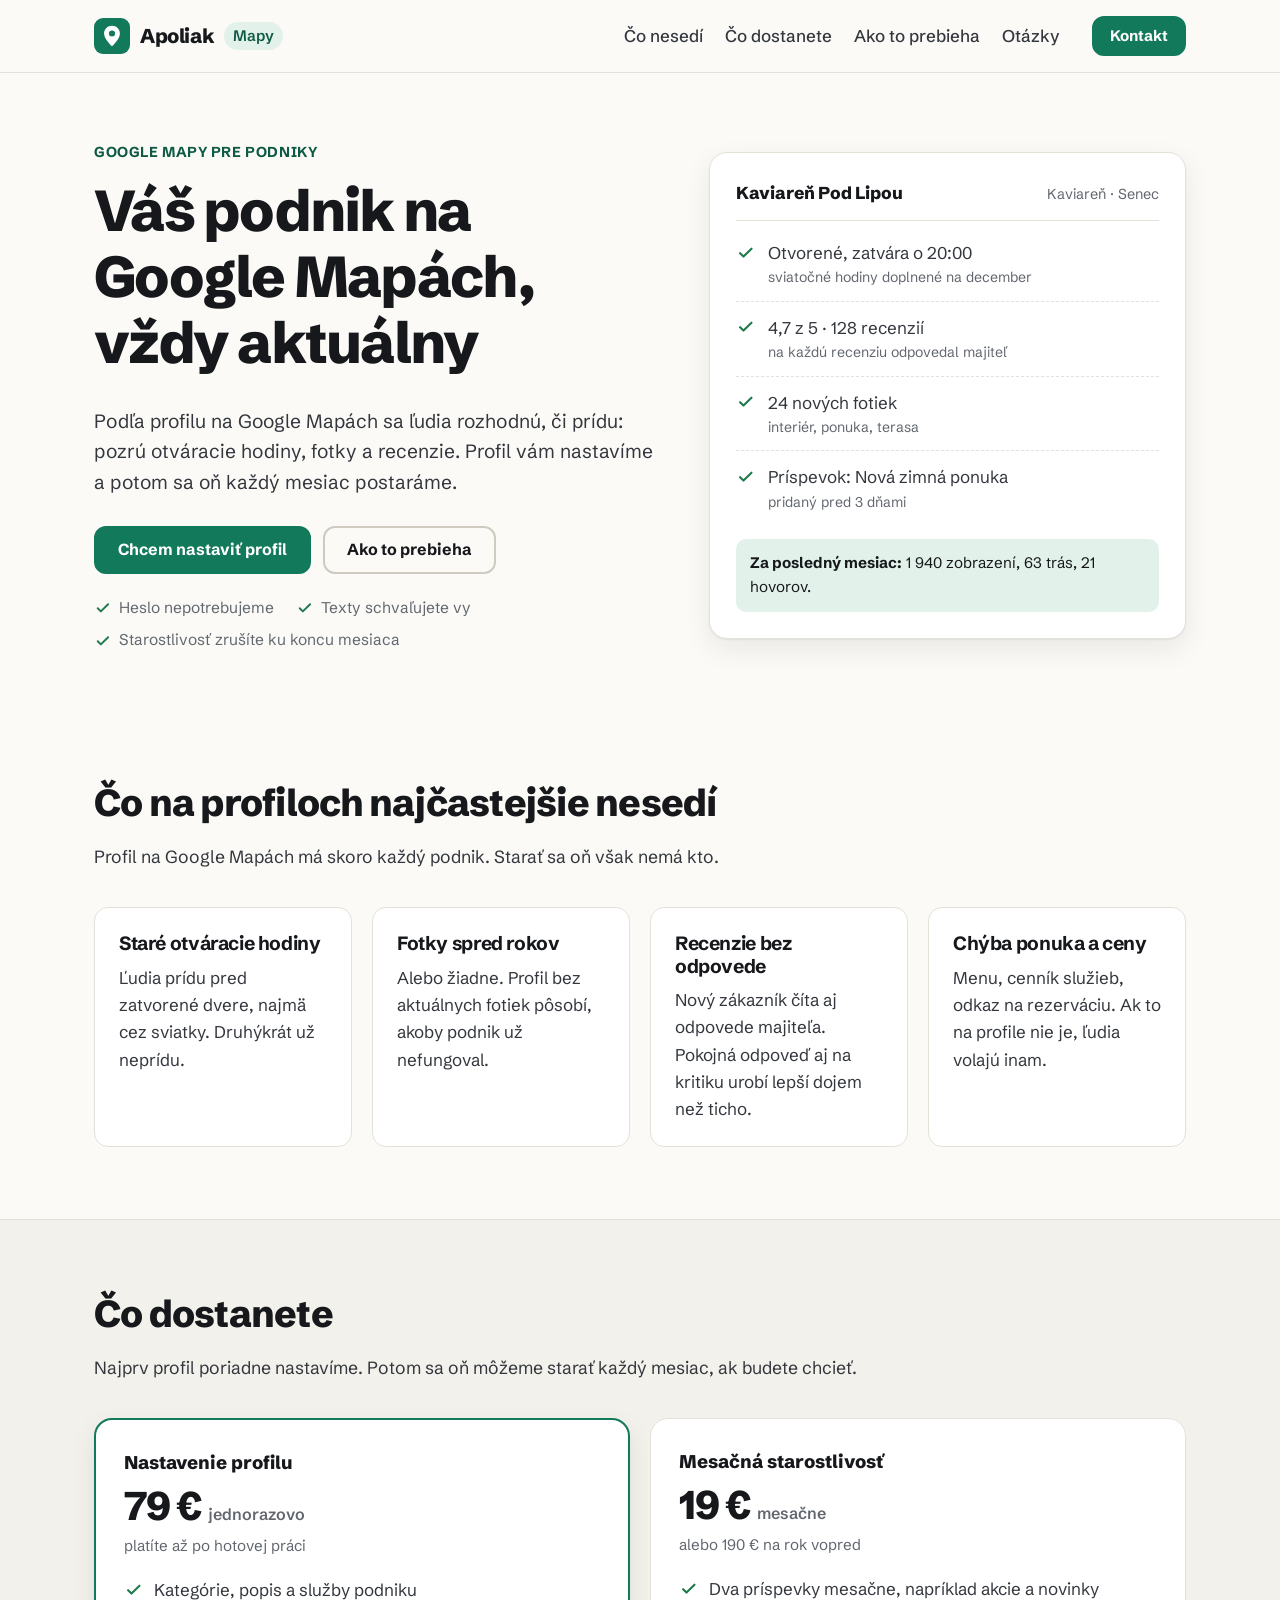
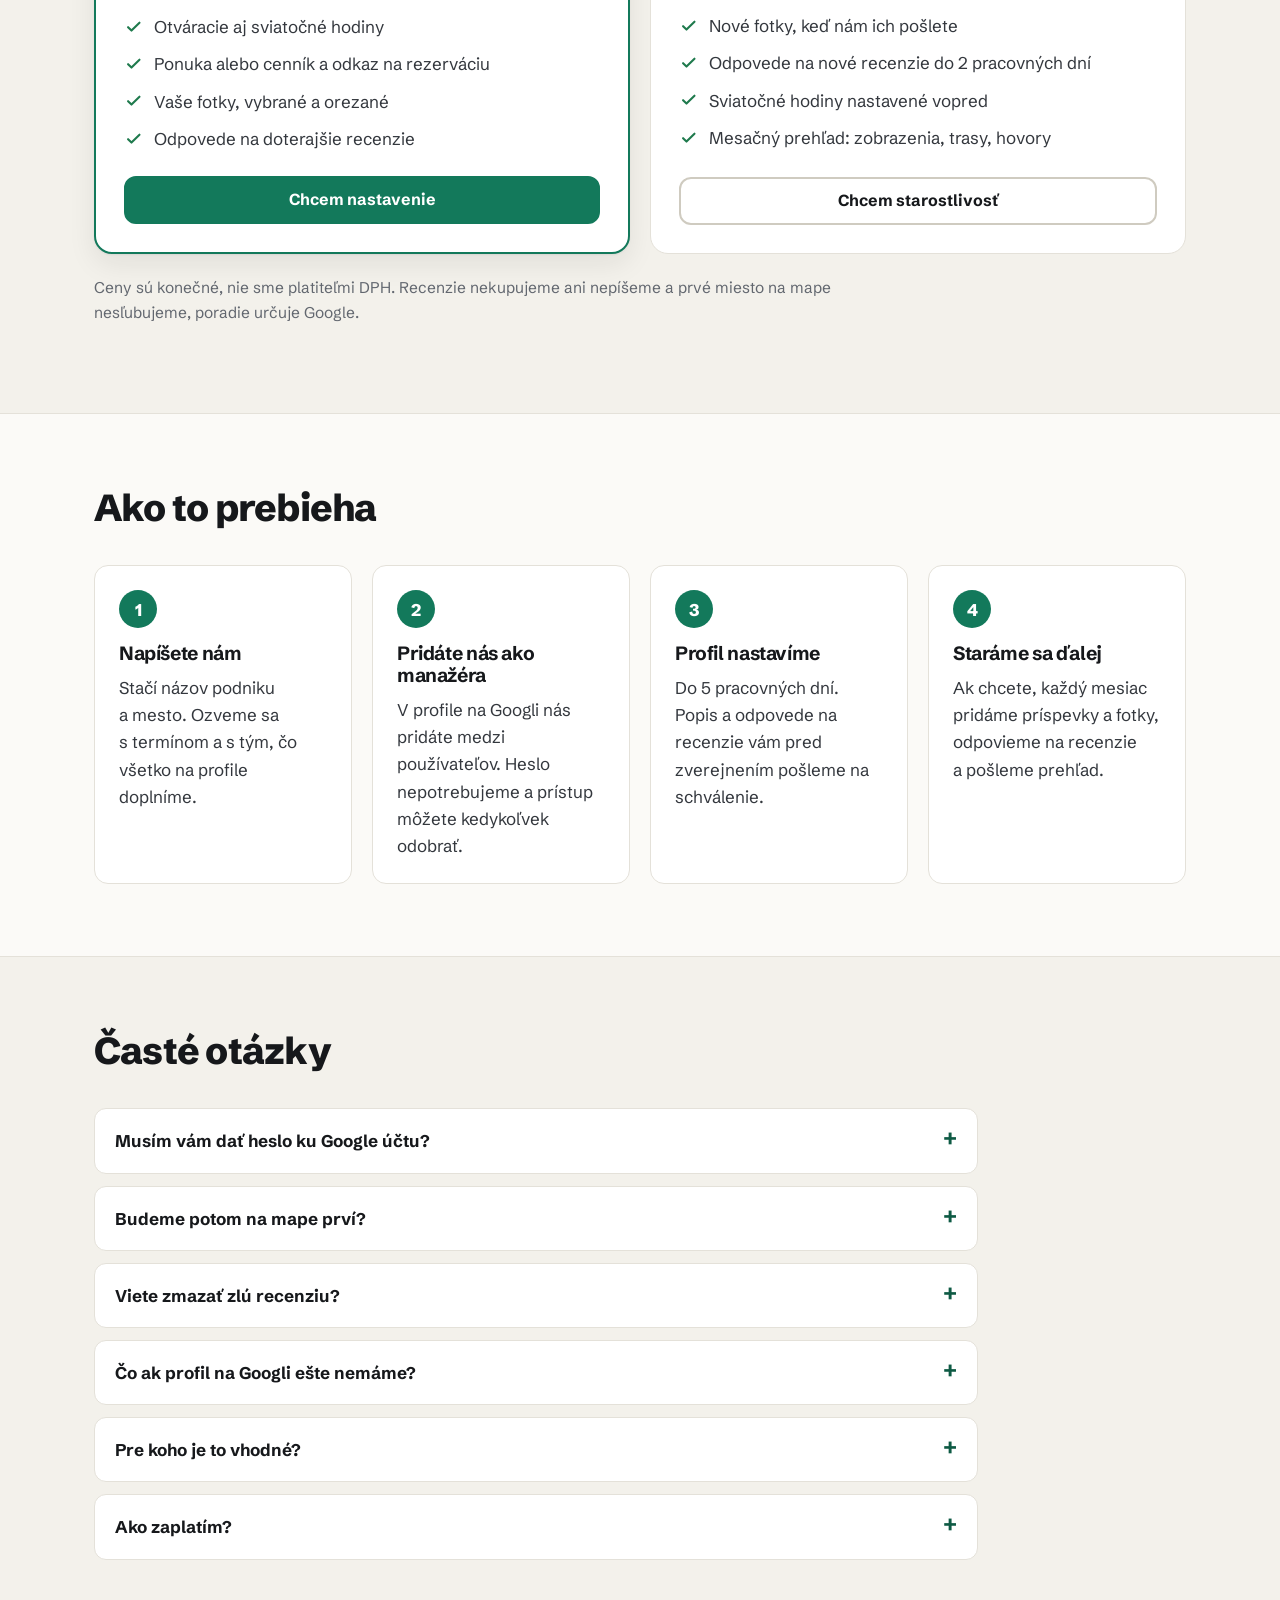
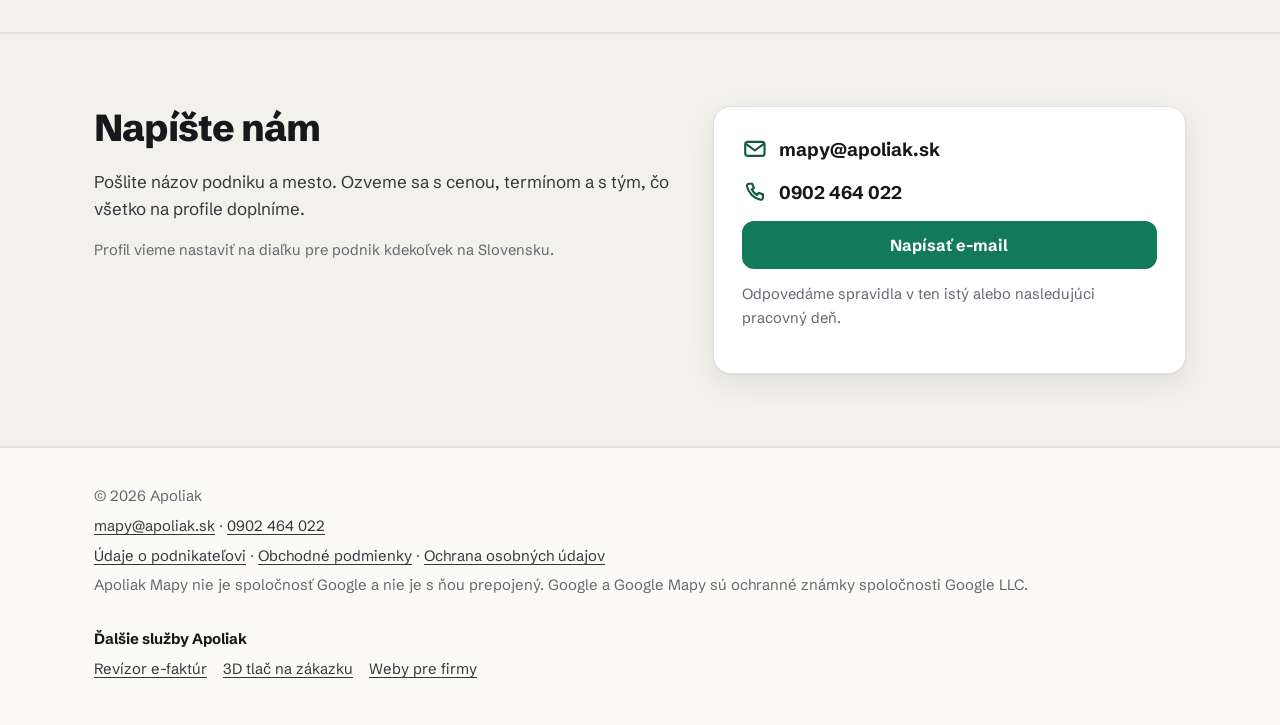
<file: index.html>
<!doctype html>
<html lang="sk">
<head>
  <meta charset="utf-8">
  <meta http-equiv="Content-Security-Policy" content="default-src 'self'; script-src 'self'; style-src 'self' 'unsafe-inline'; img-src 'self' data:; font-src 'self'; connect-src 'self'; form-action 'self'; base-uri 'self'; object-src 'none'">
  <meta name="referrer" content="strict-origin-when-cross-origin">
  <meta name="viewport" content="width=device-width, initial-scale=1, viewport-fit=cover">
  <title>Profil na Google Mapách pre kaviarne, salóny a servisy | Apoliak Mapy</title>
  <meta name="description" content="Nastavíme a udržiavame váš profil podniku na Google Mapách: otváracie hodiny, fotky, príspevky a odpovede na recenzie. Nastavenie 79 €, starostlivosť 19 € mesačne.">
  <meta name="theme-color" content="#fbfaf7">
  <meta name="color-scheme" content="light">
  <link rel="canonical" href="https://mapy.apoliak.sk/">
  <meta property="og:type" content="website">
  <meta property="og:locale" content="sk_SK">
  <meta property="og:site_name" content="Apoliak Mapy">
  <meta property="og:title" content="Váš podnik na Google Mapách, vždy aktuálny">
  <meta property="og:description" content="Nastavenie profilu na Google Mapách za 79 € a mesačná starostlivosť za 19 €. Heslo nepotrebujeme.">
  <meta property="og:url" content="https://mapy.apoliak.sk/">
  <meta property="og:image" content="https://mapy.apoliak.sk/assets/img/og-image.png">
  <meta property="og:image:width" content="1200">
  <meta property="og:image:height" content="630">
  <meta name="twitter:card" content="summary_large_image">
  <link rel="icon" href="assets/img/favicon.svg" type="image/svg+xml">
  <link rel="apple-touch-icon" href="assets/img/apple-touch-icon.png">
  <link rel="preload" href="assets/fonts/schibsted-grotesk-latin-wght-normal.woff2" as="font" type="font/woff2" crossorigin>
  <link rel="stylesheet" href="assets/css/style.css">
  <script type="application/ld+json">
{
  "@context": "https://schema.org",
  "@type": "ProfessionalService",
  "name": "Apoliak Mapy",
  "url": "https://mapy.apoliak.sk/",
  "description": "Nastavenie a mesačná starostlivosť o profil podniku na Google Mapách.",
  "email": "mapy@apoliak.sk",
  "telephone": "+421902464022",
  "areaServed": "Slovensko",
  "priceRange": "19 € – 79 €",
  "logo": "https://mapy.apoliak.sk/assets/img/logo-512.png"
}
  </script>
</head>
<body>
<svg width="0" height="0" style="position:absolute" aria-hidden="true">
  <symbol id="i-check" viewBox="0 0 24 24"><path d="M5 12.5l4.2 4.2L19 7" fill="none" stroke="currentColor" stroke-width="2.6" stroke-linecap="round" stroke-linejoin="round"/></symbol>
  <symbol id="i-warn" viewBox="0 0 24 24"><path d="M12 4l9 16H3z" fill="none" stroke="currentColor" stroke-width="2.2" stroke-linejoin="round"/><path d="M12 10v4.5M12 17.2v.3" stroke="currentColor" stroke-width="2.2" stroke-linecap="round"/></symbol>
  <symbol id="i-mail" viewBox="0 0 24 24"><rect x="3" y="5.5" width="18" height="13" rx="2.5" fill="none" stroke="currentColor" stroke-width="2"/><path d="M4 7.5l8 6 8-6" fill="none" stroke="currentColor" stroke-width="2" stroke-linejoin="round"/></symbol>
  <symbol id="i-phone" viewBox="0 0 24 24"><path d="M6.6 3.5h3l1.5 4-2 1.3a11 11 0 005.1 5.1l1.3-2 4 1.5v3a2 2 0 01-2.2 2A16.5 16.5 0 014.6 5.7a2 2 0 012-2.2z" fill="none" stroke="currentColor" stroke-width="2" stroke-linejoin="round"/></symbol>
  <symbol id="i-download" viewBox="0 0 24 24"><path d="M12 4v11m0 0l-4.5-4.5M12 15l4.5-4.5M5 19.5h14" fill="none" stroke="currentColor" stroke-width="2.2" stroke-linecap="round" stroke-linejoin="round"/></symbol>
</svg>
  <a class="skip-link" href="#obsah">Preskočiť na obsah</a>
  <header class="site-header">
    <div class="wrap header-inner">
      <a class="logo" href="./" aria-label="Apoliak Mapy – úvod"><svg class="logo-mark" viewBox="0 0 40 40" aria-hidden="true"><rect width="40" height="40" rx="10" fill="#13795b"/><path d="M20 8.5c-5 0-8.8 3.8-8.8 8.7 0 6.3 8.8 14.3 8.8 14.3s8.8-8 8.8-14.3c0-4.9-3.8-8.7-8.8-8.7z" fill="#fff"/><circle cx="20" cy="17.2" r="3.4" fill="#13795b"/></svg>Apoliak <span class="logo-tag">Mapy</span></a>
      <nav class="nav" aria-label="Hlavné menu"><a href="#problem">Čo nesedí</a><a href="#cennik">Čo dostanete</a><a href="#postup">Ako to prebieha</a><a href="#otazky">Otázky</a></nav>
      <a class="btn btn--small" href="./#kontakt">Kontakt</a>
    </div>
  </header>
  <main id="obsah">
    <section class="hero">
      <div class="wrap hero-grid">
        <div>
          <span class="eyebrow">Google Mapy pre podniky</span>
          <h1>Váš podnik na Google Mapách, vždy aktuálny</h1>
          <p class="lead">Podľa profilu na Google Mapách sa ľudia rozhodnú, či prídu: pozrú otváracie hodiny, fotky a&nbsp;recenzie. Profil vám nastavíme a&nbsp;potom sa oň každý mesiac postaráme.</p>
          <div class="cta-row"><a class="btn" href="mailto:mapy@apoliak.sk?subject=Nastavenie%20profilu%20na%20Google%20Map%C3%A1ch&amp;body=Dobr%C3%BD%20de%C5%88%2C%0A%0Amali%20by%20sme%20z%C3%A1ujem%20o%20nastavenie%20profilu%20na%20Google%20Map%C3%A1ch%20%2879%20%E2%82%AC%29.%0A%0APodnik%3A%0AMesto%3A%0ATelef%C3%B3n%3A%0A%0A%C4%8Eakujem">Chcem nastaviť profil</a><a class="btn btn--ghost" href="#postup">Ako to prebieha</a></div>
          <ul class="facts"><li><svg class="icon" aria-hidden="true"><use href="#i-check"/></svg>Heslo nepotrebujeme</li><li><svg class="icon" aria-hidden="true"><use href="#i-check"/></svg>Texty schvaľujete vy</li><li><svg class="icon" aria-hidden="true"><use href="#i-check"/></svg>Starostlivosť zrušíte ku koncu mesiaca</li></ul>
        </div>
        <div><div class="panel" role="img" aria-label="Ukážka upraveného profilu podniku na mape">
            <div class="panel-head"><span class="panel-title">Kaviareň Pod Lipou</span><span class="panel-sub">Kaviareň · Senec</span></div>
            <ul class="rows">
              <li class="is-ok"><svg class="icon" aria-hidden="true"><use href="#i-check"/></svg><div>Otvorené, zatvára o&nbsp;20:00<small>sviatočné hodiny doplnené na december</small></div></li>
              <li class="is-ok"><svg class="icon" aria-hidden="true"><use href="#i-check"/></svg><div>4,7 z&nbsp;5 · 128 recenzií<small>na každú recenziu odpovedal majiteľ</small></div></li>
              <li class="is-ok"><svg class="icon" aria-hidden="true"><use href="#i-check"/></svg><div>24 nových fotiek<small>interiér, ponuka, terasa</small></div></li>
              <li class="is-ok"><svg class="icon" aria-hidden="true"><use href="#i-check"/></svg><div>Príspevok: Nová zimná ponuka<small>pridaný pred 3 dňami</small></div></li>
            </ul>
            <div class="panel-foot"><strong>Za posledný mesiac:</strong> 1&nbsp;940 zobrazení, 63 trás, 21 hovorov.</div>
          </div></div>
      </div>
    </section>
    <section class="section" id="problem" aria-labelledby="problem-nadpis">
      <div class="wrap"><div class="section-head"><h2 id="problem-nadpis">Čo na profiloch najčastejšie nesedí</h2><p>Profil na Google Mapách má skoro každý podnik. Starať sa oň však nemá kto.</p></div><div class="cards cards--4"><article class="card"><h3>Staré otváracie hodiny</h3><p>Ľudia prídu pred zatvorené dvere, najmä cez sviatky. Druhýkrát už neprídu.</p></article><article class="card"><h3>Fotky spred rokov</h3><p>Alebo žiadne. Profil bez aktuálnych fotiek pôsobí, akoby podnik už nefungoval.</p></article><article class="card"><h3>Recenzie bez odpovede</h3><p>Nový zákazník číta aj odpovede majiteľa. Pokojná odpoveď aj na kritiku urobí lepší dojem než ticho.</p></article><article class="card"><h3>Chýba ponuka a&nbsp;ceny</h3><p>Menu, cenník služieb, odkaz na rezerváciu. Ak to na profile nie je, ľudia volajú inam.</p></article></div></div>
    </section>
    <section class="section section--alt" id="cennik" aria-labelledby="cennik-nadpis">
      <div class="wrap"><div class="section-head"><h2 id="cennik-nadpis">Čo dostanete</h2><p>Najprv profil poriadne nastavíme. Potom sa oň môžeme starať každý mesiac, ak budete chcieť.</p></div><div class="prices"><article class="price price--main"><div class="price-name">Nastavenie profilu</div><div class="price-amount">79&nbsp;€ <span class="price-unit">jednorazovo</span></div><p class="price-note">platíte až po hotovej práci</p><ul class="checks"><li><svg class="icon" aria-hidden="true"><use href="#i-check"/></svg><span>Kategórie, popis a&nbsp;služby podniku</span></li><li><svg class="icon" aria-hidden="true"><use href="#i-check"/></svg><span>Otváracie aj sviatočné hodiny</span></li><li><svg class="icon" aria-hidden="true"><use href="#i-check"/></svg><span>Ponuka alebo cenník a&nbsp;odkaz na rezerváciu</span></li><li><svg class="icon" aria-hidden="true"><use href="#i-check"/></svg><span>Vaše fotky, vybrané a&nbsp;orezané</span></li><li><svg class="icon" aria-hidden="true"><use href="#i-check"/></svg><span>Odpovede na doterajšie recenzie</span></li></ul><a class="btn" href="mailto:mapy@apoliak.sk?subject=Nastavenie%20profilu%20na%20Google%20Map%C3%A1ch&amp;body=Dobr%C3%BD%20de%C5%88%2C%0A%0Amali%20by%20sme%20z%C3%A1ujem%20o%20nastavenie%20profilu%20na%20Google%20Map%C3%A1ch%20%2879%20%E2%82%AC%29.%0A%0APodnik%3A%0AMesto%3A%0ATelef%C3%B3n%3A%0A%0A%C4%8Eakujem">Chcem nastavenie</a></article><article class="price"><div class="price-name">Mesačná starostlivosť</div><div class="price-amount">19&nbsp;€ <span class="price-unit">mesačne</span></div><p class="price-note">alebo 190&nbsp;€ na rok vopred</p><ul class="checks"><li><svg class="icon" aria-hidden="true"><use href="#i-check"/></svg><span>Dva príspevky mesačne, napríklad akcie a&nbsp;novinky</span></li><li><svg class="icon" aria-hidden="true"><use href="#i-check"/></svg><span>Nové fotky, keď nám ich pošlete</span></li><li><svg class="icon" aria-hidden="true"><use href="#i-check"/></svg><span>Odpovede na nové recenzie do 2&nbsp;pracovných dní</span></li><li><svg class="icon" aria-hidden="true"><use href="#i-check"/></svg><span>Sviatočné hodiny nastavené vopred</span></li><li><svg class="icon" aria-hidden="true"><use href="#i-check"/></svg><span>Mesačný prehľad: zobrazenia, trasy, hovory</span></li></ul><a class="btn btn--ghost" href="mailto:mapy@apoliak.sk?subject=Mesa%C4%8Dn%C3%A1%20starostlivos%C5%A5%20o%20profil%20na%20Google%20Map%C3%A1ch&amp;body=Dobr%C3%BD%20de%C5%88%2C%0A%0Amali%20by%20sme%20z%C3%A1ujem%20o%20mesa%C4%8Dn%C3%BA%20starostlivos%C5%A5%20o%20profil%20na%20Google%20Map%C3%A1ch%20%2819%20%E2%82%AC%20mesa%C4%8Dne%29.%0A%0APodnik%3A%0AMesto%3A%0ATelef%C3%B3n%3A%0A%0A%C4%8Eakujem">Chcem starostlivosť</a></article></div><p class="prices-after">Ceny sú konečné, nie sme platiteľmi DPH. Recenzie nekupujeme ani nepíšeme a&nbsp;prvé miesto na mape nesľubujeme, poradie určuje Google.</p></div>
    </section>
    <section class="section" id="postup" aria-labelledby="postup-nadpis">
      <div class="wrap"><div class="section-head"><h2 id="postup-nadpis">Ako to prebieha</h2></div><ol class="steps"><li><h3>Napíšete nám</h3><p>Stačí názov podniku a&nbsp;mesto. Ozveme sa s&nbsp;termínom a&nbsp;s&nbsp;tým, čo všetko na profile doplníme.</p></li><li><h3>Pridáte nás ako manažéra</h3><p>V&nbsp;profile na Googli nás pridáte medzi používateľov. Heslo nepotrebujeme a&nbsp;prístup môžete kedykoľvek odobrať.</p></li><li><h3>Profil nastavíme</h3><p>Do 5&nbsp;pracovných dní. Popis a&nbsp;odpovede na recenzie vám pred zverejnením pošleme na schválenie.</p></li><li><h3>Staráme sa ďalej</h3><p>Ak chcete, každý mesiac pridáme príspevky a&nbsp;fotky, odpovieme na recenzie a&nbsp;pošleme prehľad.</p></li></ol></div>
    </section>
    <section class="section section--alt" id="otazky" aria-labelledby="otazky-nadpis">
      <div class="wrap"><div class="section-head"><h2 id="otazky-nadpis">Časté otázky</h2></div><div class="faq"><details><summary>Musím vám dať heslo ku Google účtu?</summary><div><p>Nie. V&nbsp;profile podniku nás pridáte ako manažéra cez vlastný Google účet. Vlastníkom profilu zostávate vy a&nbsp;prístup môžete kedykoľvek odobrať.</p></div></details><details><summary>Budeme potom na mape prví?</summary><div><p>To vám nikto poctivo nesľúbi. Poradie určuje Google podľa toho, ako blízko je zákazník, ako dobre profil zodpovedá tomu, čo hľadá, a&nbsp;aký známy je podnik. Úplný a&nbsp;aktuálny profil pomáha, záruku však nedáva.</p></div></details><details><summary>Viete zmazať zlú recenziu?</summary><div><p>Nie. Recenziu môže odstrániť len Google, ak porušuje jeho pravidlá. Takú recenziu vieme nahlásiť a&nbsp;na každú kritiku napíšeme pokojnú, vecnú odpoveď.</p></div></details><details><summary>Čo ak profil na Googli ešte nemáme?</summary><div><p>Založíme ho s&nbsp;vami. Overenie podniku musí urobiť majiteľ, napríklad krátkym videom alebo telefonicky, a&nbsp;celým overením vás prevedieme.</p></div></details><details><summary>Pre koho je to vhodné?</summary><div><p>Pre podniky, kam ľudia chodia osobne: kaviarne, reštaurácie, kaderníctva, kozmetiku, autoservisy, remeselníkov, obchody aj ambulancie.</p></div></details><details><summary>Ako zaplatím?</summary><div><p>Faktúrou, prevodom na účet. Nastavenie platíte až po dokončení, mesačnú starostlivosť vždy na mesiac alebo rok vopred. Zrušiť ju môžete <span class="nb">e-mailom</span> ku koncu mesiaca.</p></div></details></div></div>
    </section>
    <section class="section section--alt" id="kontakt" aria-labelledby="kontakt-nadpis">
      <div class="wrap contact">
        <div>
          <h2 id="kontakt-nadpis">Napíšte nám</h2>
          <p>Pošlite názov podniku a&nbsp;mesto. Ozveme sa s&nbsp;cenou, termínom a&nbsp;s&nbsp;tým, čo všetko na profile doplníme.</p>
          <p class="small">Profil vieme nastaviť na diaľku pre podnik kdekoľvek na Slovensku.</p>
        </div>
        <div class="contact-box">
          <a class="contact-line" href="mailto:mapy@apoliak.sk"><svg class="icon" aria-hidden="true"><use href="#i-mail"/></svg>mapy@apoliak.sk</a>
          <a class="contact-line" href="tel:+421902464022"><svg class="icon" aria-hidden="true"><use href="#i-phone"/></svg>0902 464 022</a>
          <a class="btn" href="mailto:mapy@apoliak.sk?subject=Nastavenie%20profilu%20na%20Google%20Map%C3%A1ch&amp;body=Dobr%C3%BD%20de%C5%88%2C%0A%0Amali%20by%20sme%20z%C3%A1ujem%20o%20nastavenie%20profilu%20na%20Google%20Map%C3%A1ch%20%2879%20%E2%82%AC%29.%0A%0APodnik%3A%0AMesto%3A%0ATelef%C3%B3n%3A%0A%0A%C4%8Eakujem">Napísať e-mail</a>
          <p class="small">Odpovedáme spravidla v&nbsp;ten istý alebo nasledujúci pracovný deň.</p>
        </div>
      </div>
    </section>
  </main>

  <footer class="site-footer">
    <div class="wrap footer-grid">
      <div>
        <p>© <span data-year>2026</span> Apoliak</p>
        <p><a href="mailto:mapy@apoliak.sk">mapy@apoliak.sk</a> · <a href="tel:+421902464022">0902 464 022</a></p>
        <p><a href="udaje-o-podnikatelovi.html">Údaje o podnikateľovi</a> · <a href="obchodne-podmienky.html">Obchodné podmienky</a> · <a href="ochrana-osobnych-udajov.html">Ochrana osobných údajov</a></p>
        <p>Apoliak Mapy nie je spoločnosť Google a&nbsp;nie je s&nbsp;ňou prepojený. Google a&nbsp;Google Mapy sú ochranné známky spoločnosti Google LLC.</p>
      </div>
      <div class="footer-more">
        <p><strong>Ďalšie služby Apoliak</strong></p>
        <ul><li><a href="https://efaktury.apoliak.sk/">Revízor e-faktúr</a></li><li><a href="https://3d.apoliak.sk/">3D tlač na zákazku</a></li><li><a href="https://apoliak.online/">Weby pre firmy</a></li></ul>
      </div>
    </div>
  </footer>
  <script src="assets/js/main.js" defer></script>
</body>
</html>
</file>
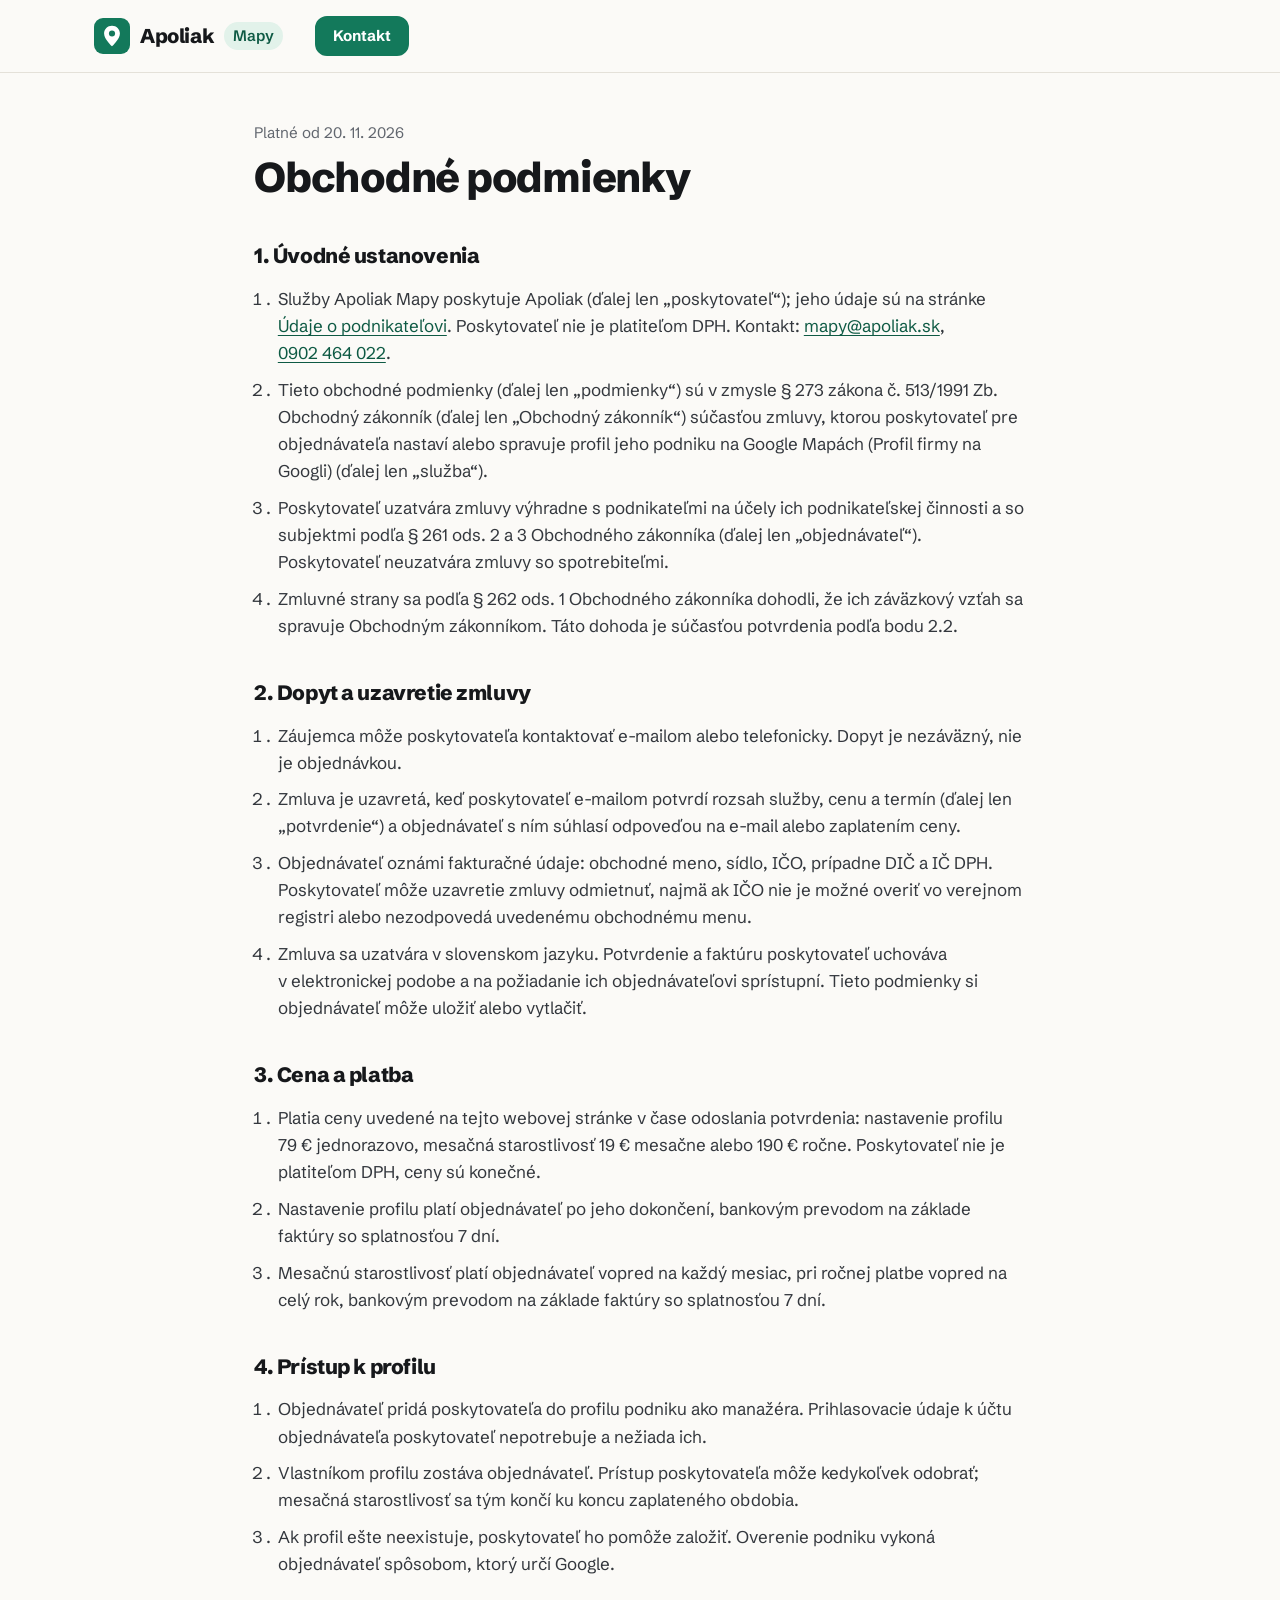
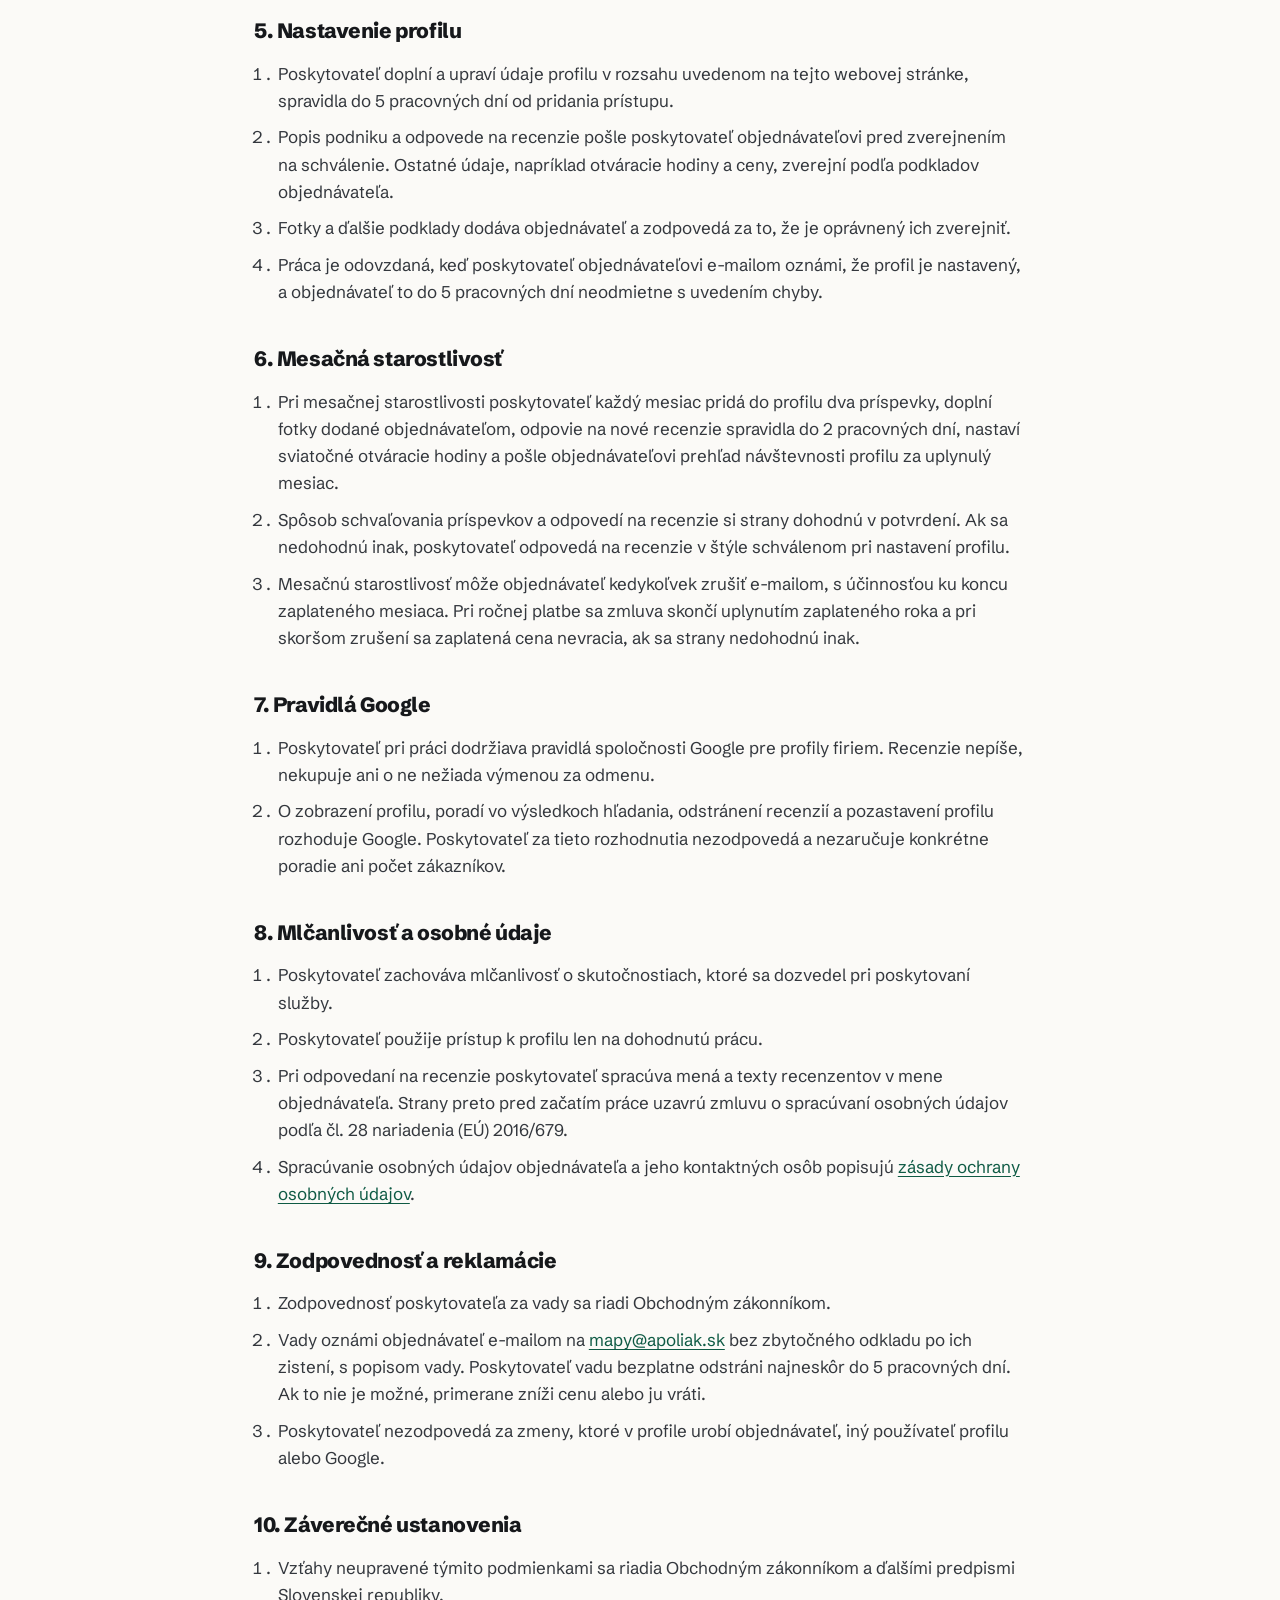
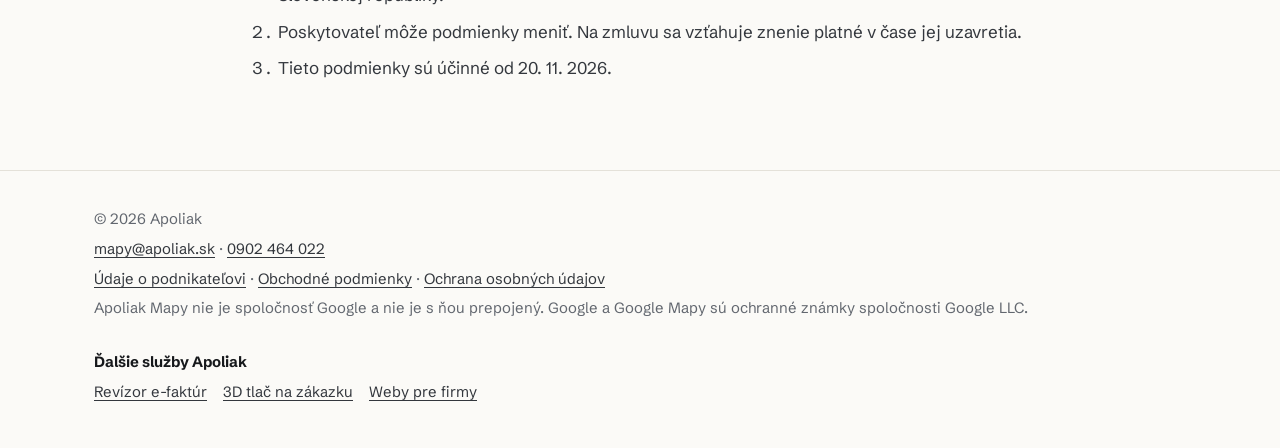
<file: obchodne-podmienky.html>
<!doctype html>
<html lang="sk">
<head>
  <meta charset="utf-8">
  <meta http-equiv="Content-Security-Policy" content="default-src 'self'; script-src 'self'; style-src 'self' 'unsafe-inline'; img-src 'self' data:; font-src 'self'; connect-src 'self'; form-action 'self'; base-uri 'self'; object-src 'none'">
  <meta name="referrer" content="strict-origin-when-cross-origin">
  <meta name="viewport" content="width=device-width, initial-scale=1, viewport-fit=cover">
  <title>Obchodné podmienky | Apoliak Mapy</title>
  <meta name="description" content="Obchodné podmienky nastavenia a správy profilu podniku na Google Mapách pre firmy.">
  <meta name="theme-color" content="#fbfaf7">
  <meta name="color-scheme" content="light">
  <link rel="canonical" href="https://mapy.apoliak.sk/obchodne-podmienky.html">
  <link rel="icon" href="assets/img/favicon.svg" type="image/svg+xml">
  <link rel="apple-touch-icon" href="assets/img/apple-touch-icon.png">
  <link rel="preload" href="assets/fonts/schibsted-grotesk-latin-wght-normal.woff2" as="font" type="font/woff2" crossorigin>
  <link rel="stylesheet" href="assets/css/style.css">
</head>
<body>
<svg width="0" height="0" style="position:absolute" aria-hidden="true">
  <symbol id="i-check" viewBox="0 0 24 24"><path d="M5 12.5l4.2 4.2L19 7" fill="none" stroke="currentColor" stroke-width="2.6" stroke-linecap="round" stroke-linejoin="round"/></symbol>
  <symbol id="i-warn" viewBox="0 0 24 24"><path d="M12 4l9 16H3z" fill="none" stroke="currentColor" stroke-width="2.2" stroke-linejoin="round"/><path d="M12 10v4.5M12 17.2v.3" stroke="currentColor" stroke-width="2.2" stroke-linecap="round"/></symbol>
  <symbol id="i-mail" viewBox="0 0 24 24"><rect x="3" y="5.5" width="18" height="13" rx="2.5" fill="none" stroke="currentColor" stroke-width="2"/><path d="M4 7.5l8 6 8-6" fill="none" stroke="currentColor" stroke-width="2" stroke-linejoin="round"/></symbol>
  <symbol id="i-phone" viewBox="0 0 24 24"><path d="M6.6 3.5h3l1.5 4-2 1.3a11 11 0 005.1 5.1l1.3-2 4 1.5v3a2 2 0 01-2.2 2A16.5 16.5 0 014.6 5.7a2 2 0 012-2.2z" fill="none" stroke="currentColor" stroke-width="2" stroke-linejoin="round"/></symbol>
  <symbol id="i-download" viewBox="0 0 24 24"><path d="M12 4v11m0 0l-4.5-4.5M12 15l4.5-4.5M5 19.5h14" fill="none" stroke="currentColor" stroke-width="2.2" stroke-linecap="round" stroke-linejoin="round"/></symbol>
</svg>
  <a class="skip-link" href="#obsah">Preskočiť na obsah</a>
  <header class="site-header">
    <div class="wrap header-inner">
      <a class="logo" href="./" aria-label="Apoliak Mapy – úvod"><svg class="logo-mark" viewBox="0 0 40 40" aria-hidden="true"><rect width="40" height="40" rx="10" fill="#13795b"/><path d="M20 8.5c-5 0-8.8 3.8-8.8 8.7 0 6.3 8.8 14.3 8.8 14.3s8.8-8 8.8-14.3c0-4.9-3.8-8.7-8.8-8.7z" fill="#fff"/><circle cx="20" cy="17.2" r="3.4" fill="#13795b"/></svg>Apoliak <span class="logo-tag">Mapy</span></a>
      
      <a class="btn btn--small" href="./#kontakt">Kontakt</a>
    </div>
  </header>
  <main id="obsah" class="legal">
    <div class="wrap legal-inner">
      <p class="meta">Platné od 20. 11. 2026</p>
      <h1>Obchodné podmienky</h1>
      <h2>1. Úvodné ustanovenia</h2><ol><li>Služby Apoliak Mapy poskytuje Apoliak (ďalej len „poskytovateľ“); jeho údaje sú na stránke <a href="udaje-o-podnikatelovi.html">Údaje o&nbsp;podnikateľovi</a>. Poskytovateľ nie je platiteľom DPH. Kontakt: <a href="mailto:mapy@apoliak.sk">mapy@apoliak.sk</a>, <a href="tel:+421902464022">0902&nbsp;464&nbsp;022</a>.</li><li>Tieto obchodné podmienky (ďalej len „podmienky“) sú v&nbsp;zmysle § 273 zákona č. 513/1991 Zb. Obchodný zákonník (ďalej len „Obchodný zákonník“) súčasťou zmluvy, ktorou poskytovateľ pre objednávateľa nastaví alebo spravuje profil jeho podniku na Google Mapách (Profil firmy na Googli) (ďalej len „služba“).</li><li>Poskytovateľ uzatvára zmluvy výhradne s&nbsp;podnikateľmi na účely ich podnikateľskej činnosti a&nbsp;so subjektmi podľa § 261 ods. 2 a&nbsp;3 Obchodného zákonníka (ďalej len „objednávateľ“). Poskytovateľ neuzatvára zmluvy so spotrebiteľmi.</li><li>Zmluvné strany sa podľa § 262 ods. 1 Obchodného zákonníka dohodli, že ich záväzkový vzťah sa spravuje Obchodným zákonníkom. Táto dohoda je súčasťou potvrdenia podľa bodu 2.2.</li></ol>
      <h2>2. Dopyt a uzavretie zmluvy</h2><ol><li>Záujemca môže poskytovateľa kontaktovať <span class="nb">e-mailom</span> alebo telefonicky. Dopyt je nezáväzný, nie je objednávkou.</li><li>Zmluva je uzavretá, keď poskytovateľ <span class="nb">e-mailom</span> potvrdí rozsah služby, cenu a&nbsp;termín (ďalej len „potvrdenie“) a&nbsp;objednávateľ s&nbsp;ním súhlasí odpoveďou na <span class="nb">e-mail</span> alebo zaplatením ceny.</li><li>Objednávateľ oznámi fakturačné údaje: obchodné meno, sídlo, IČO, prípadne DIČ a&nbsp;IČ DPH. Poskytovateľ môže uzavretie zmluvy odmietnuť, najmä ak IČO nie je možné overiť vo verejnom registri alebo nezodpovedá uvedenému obchodnému menu.</li><li>Zmluva sa uzatvára v&nbsp;slovenskom jazyku. Potvrdenie a&nbsp;faktúru poskytovateľ uchováva v&nbsp;elektronickej podobe a&nbsp;na požiadanie ich objednávateľovi sprístupní. Tieto podmienky si objednávateľ môže uložiť alebo vytlačiť.</li></ol>
      <h2>3. Cena a platba</h2><ol><li>Platia ceny uvedené na tejto webovej stránke v&nbsp;čase odoslania potvrdenia: nastavenie profilu 79&nbsp;€ jednorazovo, mesačná starostlivosť 19&nbsp;€ mesačne alebo 190&nbsp;€ ročne. Poskytovateľ nie je platiteľom DPH, ceny sú konečné.</li><li>Nastavenie profilu platí objednávateľ po jeho dokončení, bankovým prevodom na základe faktúry so splatnosťou 7&nbsp;dní.</li><li>Mesačnú starostlivosť platí objednávateľ vopred na každý mesiac, pri ročnej platbe vopred na celý rok, bankovým prevodom na základe faktúry so splatnosťou 7&nbsp;dní.</li></ol>
      <h2>4. Prístup k&nbsp;profilu</h2><ol><li>Objednávateľ pridá poskytovateľa do profilu podniku ako manažéra. Prihlasovacie údaje k&nbsp;účtu objednávateľa poskytovateľ nepotrebuje a&nbsp;nežiada ich.</li><li>Vlastníkom profilu zostáva objednávateľ. Prístup poskytovateľa môže kedykoľvek odobrať; mesačná starostlivosť sa tým končí ku koncu zaplateného obdobia.</li><li>Ak profil ešte neexistuje, poskytovateľ ho pomôže založiť. Overenie podniku vykoná objednávateľ spôsobom, ktorý určí Google.</li></ol>
      <h2>5. Nastavenie profilu</h2><ol><li>Poskytovateľ doplní a&nbsp;upraví údaje profilu v&nbsp;rozsahu uvedenom na tejto webovej stránke, spravidla do 5&nbsp;pracovných dní od pridania prístupu.</li><li>Popis podniku a&nbsp;odpovede na recenzie pošle poskytovateľ objednávateľovi pred zverejnením na schválenie. Ostatné údaje, napríklad otváracie hodiny a&nbsp;ceny, zverejní podľa podkladov objednávateľa.</li><li>Fotky a&nbsp;ďalšie podklady dodáva objednávateľ a&nbsp;zodpovedá za to, že je oprávnený ich zverejniť.</li><li>Práca je odovzdaná, keď poskytovateľ objednávateľovi <span class="nb">e-mailom</span> oznámi, že profil je nastavený, a&nbsp;objednávateľ to do 5&nbsp;pracovných dní neodmietne s&nbsp;uvedením chyby.</li></ol>
      <h2>6. Mesačná starostlivosť</h2><ol><li>Pri mesačnej starostlivosti poskytovateľ každý mesiac pridá do profilu dva príspevky, doplní fotky dodané objednávateľom, odpovie na nové recenzie spravidla do 2&nbsp;pracovných dní, nastaví sviatočné otváracie hodiny a&nbsp;pošle objednávateľovi prehľad návštevnosti profilu za uplynulý mesiac.</li><li>Spôsob schvaľovania príspevkov a&nbsp;odpovedí na recenzie si strany dohodnú v&nbsp;potvrdení. Ak sa nedohodnú inak, poskytovateľ odpovedá na recenzie v&nbsp;štýle schválenom pri nastavení profilu.</li><li>Mesačnú starostlivosť môže objednávateľ kedykoľvek zrušiť <span class="nb">e-mailom</span>, s&nbsp;účinnosťou ku koncu zaplateného mesiaca. Pri ročnej platbe sa zmluva skončí uplynutím zaplateného roka a&nbsp;pri skoršom zrušení sa zaplatená cena nevracia, ak sa strany nedohodnú inak.</li></ol>
      <h2>7. Pravidlá Google</h2><ol><li>Poskytovateľ pri práci dodržiava pravidlá spoločnosti Google pre profily firiem. Recenzie nepíše, nekupuje ani o&nbsp;ne nežiada výmenou za odmenu.</li><li>O&nbsp;zobrazení profilu, poradí vo výsledkoch hľadania, odstránení recenzií a&nbsp;pozastavení profilu rozhoduje Google. Poskytovateľ za tieto rozhodnutia nezodpovedá a&nbsp;nezaručuje konkrétne poradie ani počet zákazníkov.</li></ol>
      <h2>8. Mlčanlivosť a osobné údaje</h2><ol><li>Poskytovateľ zachováva mlčanlivosť o&nbsp;skutočnostiach, ktoré sa dozvedel pri poskytovaní služby.</li><li>Poskytovateľ použije prístup k&nbsp;profilu len na dohodnutú prácu.</li><li>Pri odpovedaní na recenzie poskytovateľ spracúva mená a&nbsp;texty recenzentov v&nbsp;mene objednávateľa. Strany preto pred začatím práce uzavrú zmluvu o&nbsp;spracúvaní osobných údajov podľa čl. 28 nariadenia (EÚ) 2016/679.</li><li>Spracúvanie osobných údajov objednávateľa a&nbsp;jeho kontaktných osôb popisujú <a href="ochrana-osobnych-udajov.html">zásady ochrany osobných údajov</a>.</li></ol>
      <h2>9. Zodpovednosť a reklamácie</h2><ol><li>Zodpovednosť poskytovateľa za vady sa riadi Obchodným zákonníkom.</li><li>Vady oznámi objednávateľ <span class="nb">e-mailom</span> na <a href="mailto:mapy@apoliak.sk">mapy@apoliak.sk</a> bez zbytočného odkladu po ich zistení, s&nbsp;popisom vady. Poskytovateľ vadu bezplatne odstráni najneskôr do 5&nbsp;pracovných dní. Ak to nie je možné, primerane zníži cenu alebo ju vráti.</li><li>Poskytovateľ nezodpovedá za zmeny, ktoré v&nbsp;profile urobí objednávateľ, iný používateľ profilu alebo Google.</li></ol>
      <h2>10. Záverečné ustanovenia</h2><ol><li>Vzťahy neupravené týmito podmienkami sa riadia Obchodným zákonníkom a&nbsp;ďalšími predpismi Slovenskej republiky.</li><li>Poskytovateľ môže podmienky meniť. Na zmluvu sa vzťahuje znenie platné v&nbsp;čase jej uzavretia.</li><li>Tieto podmienky sú účinné od 20. 11. 2026.</li></ol>
    </div>
  </main>

  <footer class="site-footer">
    <div class="wrap footer-grid">
      <div>
        <p>© <span data-year>2026</span> Apoliak</p>
        <p><a href="mailto:mapy@apoliak.sk">mapy@apoliak.sk</a> · <a href="tel:+421902464022">0902 464 022</a></p>
        <p><a href="udaje-o-podnikatelovi.html">Údaje o podnikateľovi</a> · <a href="obchodne-podmienky.html">Obchodné podmienky</a> · <a href="ochrana-osobnych-udajov.html">Ochrana osobných údajov</a></p>
        <p>Apoliak Mapy nie je spoločnosť Google a&nbsp;nie je s&nbsp;ňou prepojený. Google a&nbsp;Google Mapy sú ochranné známky spoločnosti Google LLC.</p>
      </div>
      <div class="footer-more">
        <p><strong>Ďalšie služby Apoliak</strong></p>
        <ul><li><a href="https://efaktury.apoliak.sk/">Revízor e-faktúr</a></li><li><a href="https://3d.apoliak.sk/">3D tlač na zákazku</a></li><li><a href="https://apoliak.online/">Weby pre firmy</a></li></ul>
      </div>
    </div>
  </footer>
  <script src="assets/js/main.js" defer></script>
</body>
</html>
</file>
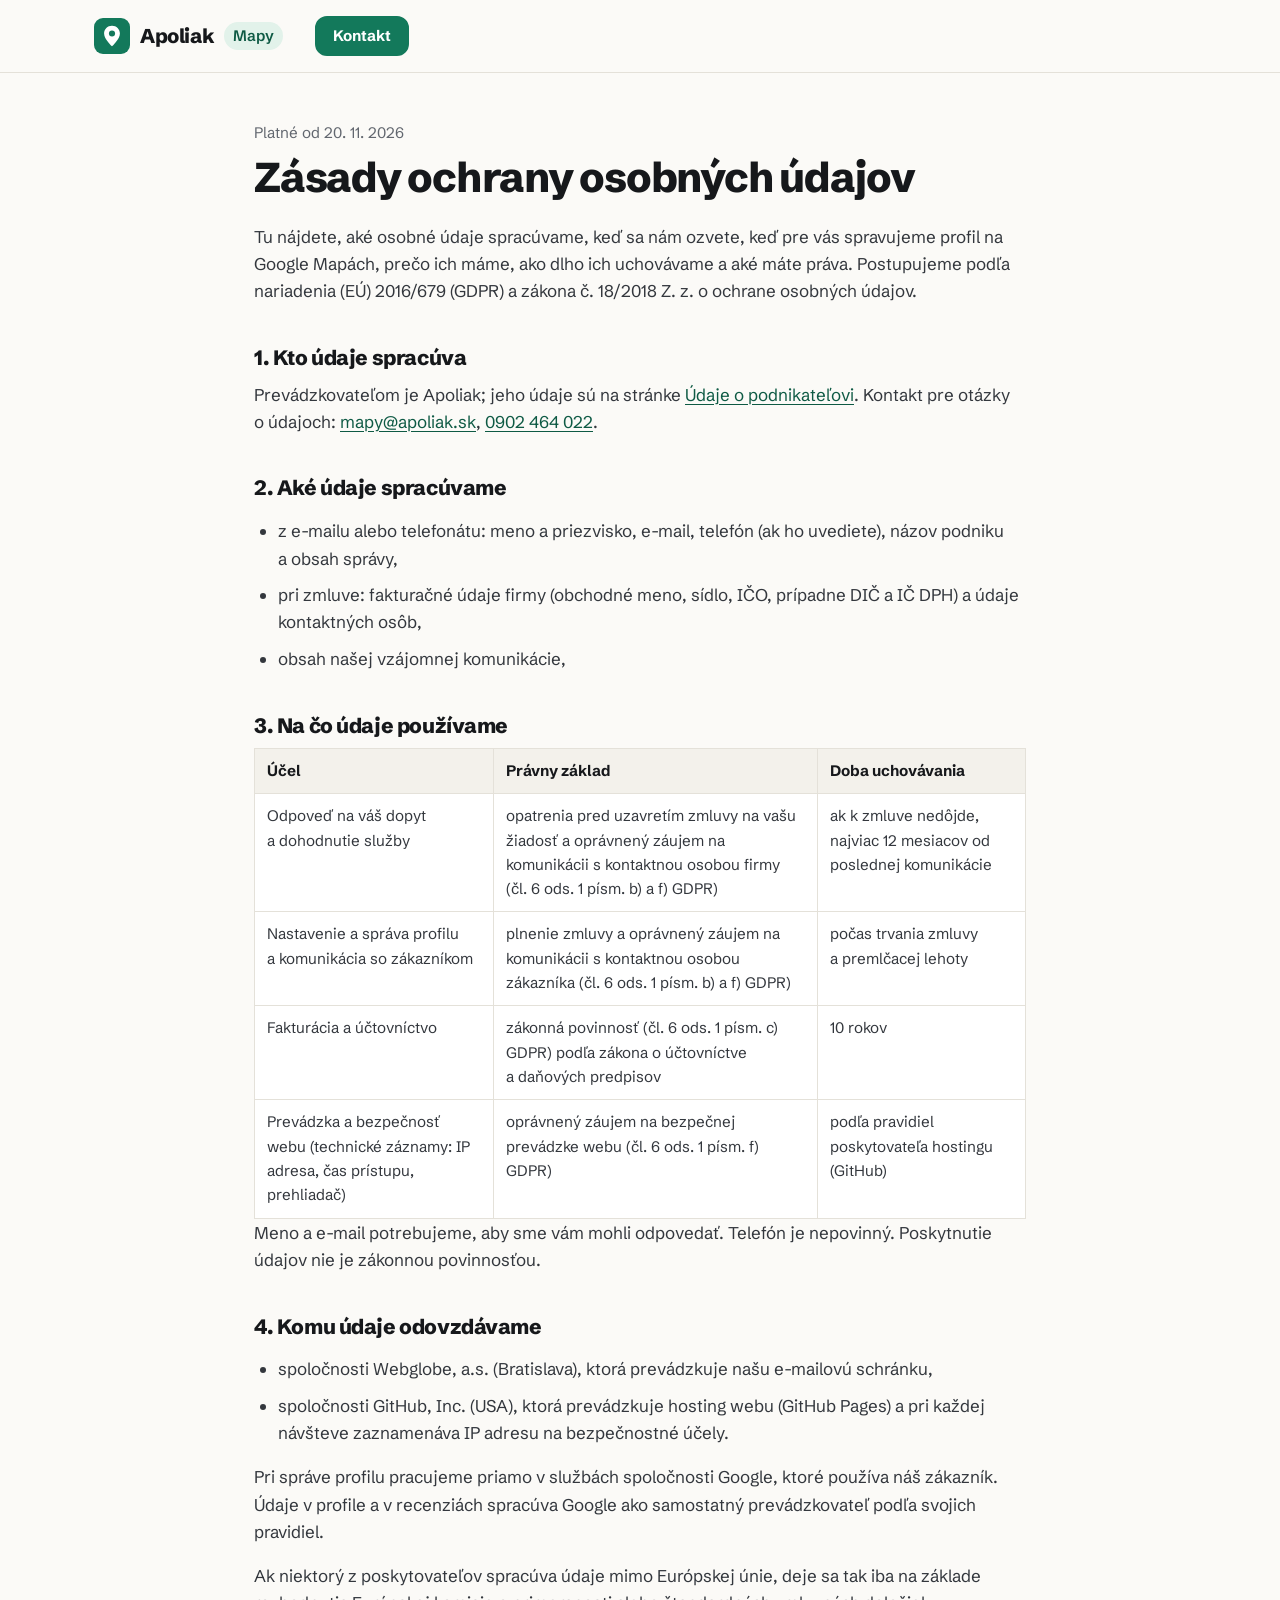
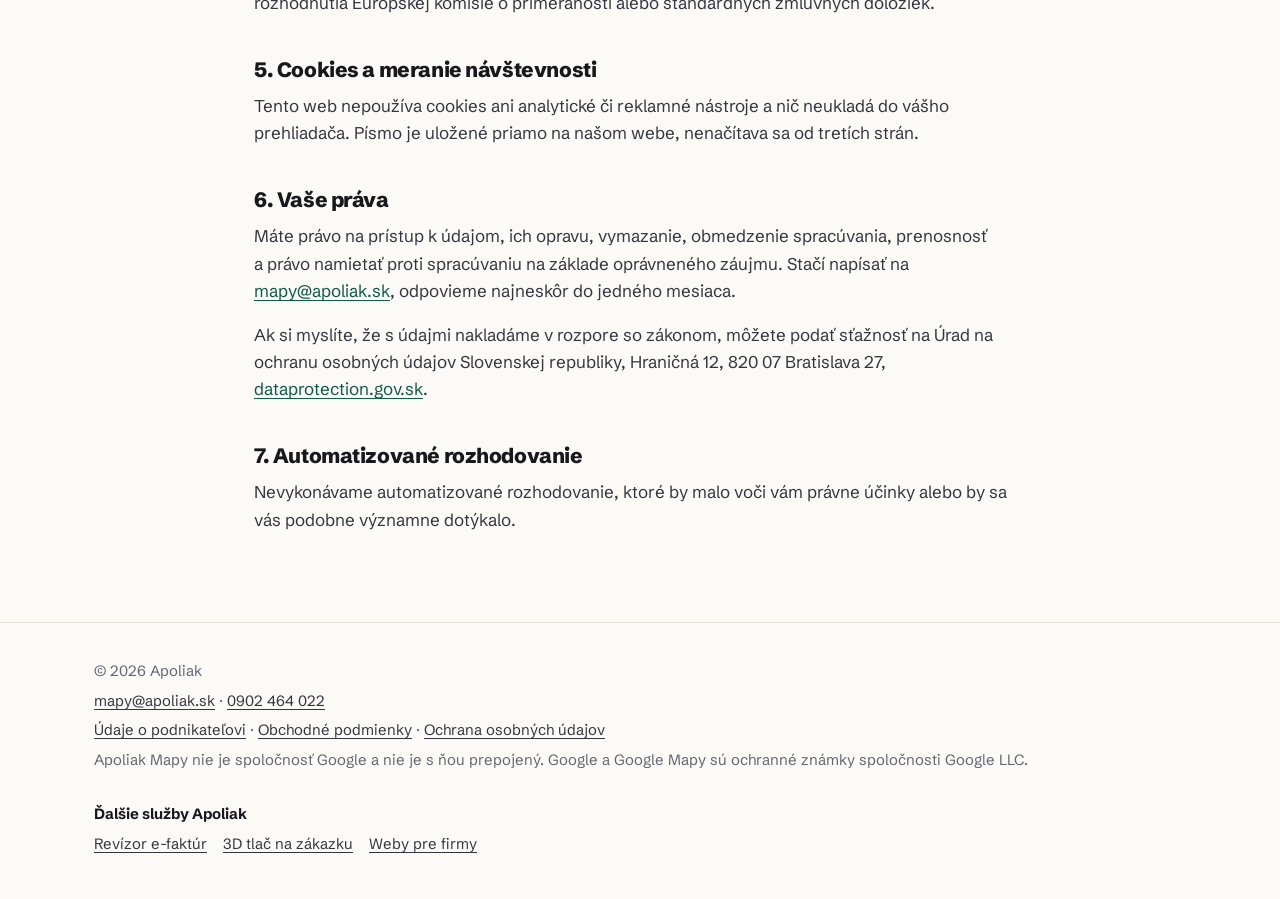
<file: ochrana-osobnych-udajov.html>
<!doctype html>
<html lang="sk">
<head>
  <meta charset="utf-8">
  <meta http-equiv="Content-Security-Policy" content="default-src 'self'; script-src 'self'; style-src 'self' 'unsafe-inline'; img-src 'self' data:; font-src 'self'; connect-src 'self'; form-action 'self'; base-uri 'self'; object-src 'none'">
  <meta name="referrer" content="strict-origin-when-cross-origin">
  <meta name="viewport" content="width=device-width, initial-scale=1, viewport-fit=cover">
  <title>Zásady ochrany osobných údajov | Apoliak Mapy</title>
  <meta name="description" content="Ako Apoliak Mapy spracúva osobné údaje pri dopytoch, správe profilov na Google Mapách.">
  <meta name="theme-color" content="#fbfaf7">
  <meta name="color-scheme" content="light">
  <link rel="canonical" href="https://mapy.apoliak.sk/ochrana-osobnych-udajov.html">
  <link rel="icon" href="assets/img/favicon.svg" type="image/svg+xml">
  <link rel="apple-touch-icon" href="assets/img/apple-touch-icon.png">
  <link rel="preload" href="assets/fonts/schibsted-grotesk-latin-wght-normal.woff2" as="font" type="font/woff2" crossorigin>
  <link rel="stylesheet" href="assets/css/style.css">
</head>
<body>
<svg width="0" height="0" style="position:absolute" aria-hidden="true">
  <symbol id="i-check" viewBox="0 0 24 24"><path d="M5 12.5l4.2 4.2L19 7" fill="none" stroke="currentColor" stroke-width="2.6" stroke-linecap="round" stroke-linejoin="round"/></symbol>
  <symbol id="i-warn" viewBox="0 0 24 24"><path d="M12 4l9 16H3z" fill="none" stroke="currentColor" stroke-width="2.2" stroke-linejoin="round"/><path d="M12 10v4.5M12 17.2v.3" stroke="currentColor" stroke-width="2.2" stroke-linecap="round"/></symbol>
  <symbol id="i-mail" viewBox="0 0 24 24"><rect x="3" y="5.5" width="18" height="13" rx="2.5" fill="none" stroke="currentColor" stroke-width="2"/><path d="M4 7.5l8 6 8-6" fill="none" stroke="currentColor" stroke-width="2" stroke-linejoin="round"/></symbol>
  <symbol id="i-phone" viewBox="0 0 24 24"><path d="M6.6 3.5h3l1.5 4-2 1.3a11 11 0 005.1 5.1l1.3-2 4 1.5v3a2 2 0 01-2.2 2A16.5 16.5 0 014.6 5.7a2 2 0 012-2.2z" fill="none" stroke="currentColor" stroke-width="2" stroke-linejoin="round"/></symbol>
  <symbol id="i-download" viewBox="0 0 24 24"><path d="M12 4v11m0 0l-4.5-4.5M12 15l4.5-4.5M5 19.5h14" fill="none" stroke="currentColor" stroke-width="2.2" stroke-linecap="round" stroke-linejoin="round"/></symbol>
</svg>
  <a class="skip-link" href="#obsah">Preskočiť na obsah</a>
  <header class="site-header">
    <div class="wrap header-inner">
      <a class="logo" href="./" aria-label="Apoliak Mapy – úvod"><svg class="logo-mark" viewBox="0 0 40 40" aria-hidden="true"><rect width="40" height="40" rx="10" fill="#13795b"/><path d="M20 8.5c-5 0-8.8 3.8-8.8 8.7 0 6.3 8.8 14.3 8.8 14.3s8.8-8 8.8-14.3c0-4.9-3.8-8.7-8.8-8.7z" fill="#fff"/><circle cx="20" cy="17.2" r="3.4" fill="#13795b"/></svg>Apoliak <span class="logo-tag">Mapy</span></a>
      
      <a class="btn btn--small" href="./#kontakt">Kontakt</a>
    </div>
  </header>
  <main id="obsah" class="legal">
    <div class="wrap legal-inner">
      <p class="meta">Platné od 20. 11. 2026</p>
      <h1>Zásady ochrany osobných údajov</h1>
      <p>Tu nájdete, aké osobné údaje spracúvame, keď sa nám ozvete, keď pre vás spravujeme profil na Google Mapách, prečo ich máme, ako dlho ich uchovávame a&nbsp;aké máte práva. Postupujeme podľa nariadenia (EÚ) 2016/679 (GDPR) a zákona č. 18/2018 Z.&nbsp;z. o&nbsp;ochrane osobných údajov.</p>
      <h2>1. Kto údaje spracúva</h2><p>Prevádzkovateľom je Apoliak; jeho údaje sú na stránke <a href="udaje-o-podnikatelovi.html">Údaje o podnikateľovi</a>. Kontakt pre otázky o&nbsp;údajoch: <a href="mailto:mapy@apoliak.sk">mapy@apoliak.sk</a>, <a href="tel:+421902464022">0902 464 022</a>.</p>
      <h2>2. Aké údaje spracúvame</h2><ul><li>z&nbsp;<span class="nb">e-mailu</span> alebo telefonátu: meno a&nbsp;priezvisko, <span class="nb">e-mail</span>, telefón (ak ho uvediete), názov podniku a&nbsp;obsah správy,</li><li>pri zmluve: fakturačné údaje firmy (obchodné meno, sídlo, IČO, prípadne DIČ a&nbsp;IČ DPH) a&nbsp;údaje kontaktných osôb,</li><li>obsah našej vzájomnej komunikácie,</li></ul>
      <h2>3. Na čo údaje používame</h2><div class="table-scroll"><table class="legal-table"><thead><tr><th>Účel</th><th>Právny základ</th><th>Doba uchovávania</th></tr></thead><tbody><tr><td data-label="Účel">Odpoveď na váš dopyt a&nbsp;dohodnutie služby</td><td data-label="Právny základ">opatrenia pred uzavretím zmluvy na vašu žiadosť a&nbsp;oprávnený záujem na komunikácii s&nbsp;kontaktnou osobou firmy (čl. 6 ods. 1 písm. b) a&nbsp;f) GDPR)</td><td data-label="Doba uchovávania">ak k&nbsp;zmluve nedôjde, najviac 12&nbsp;mesiacov od poslednej komunikácie</td></tr><tr><td data-label="Účel">Nastavenie a&nbsp;správa profilu a&nbsp;komunikácia so zákazníkom</td><td data-label="Právny základ">plnenie zmluvy a&nbsp;oprávnený záujem na komunikácii s&nbsp;kontaktnou osobou zákazníka (čl. 6 ods. 1 písm. b) a&nbsp;f) GDPR)</td><td data-label="Doba uchovávania">počas trvania zmluvy a&nbsp;premlčacej lehoty</td></tr><tr><td data-label="Účel">Fakturácia a&nbsp;účtovníctvo</td><td data-label="Právny základ">zákonná povinnosť (čl. 6 ods. 1 písm. c) GDPR) podľa zákona o&nbsp;účtovníctve a&nbsp;daňových predpisov</td><td data-label="Doba uchovávania">10&nbsp;rokov</td></tr><tr><td data-label="Účel">Prevádzka a&nbsp;bezpečnosť webu (technické záznamy: IP adresa, čas prístupu, prehliadač)</td><td data-label="Právny základ">oprávnený záujem na bezpečnej prevádzke webu (čl. 6 ods. 1 písm. f) GDPR)</td><td data-label="Doba uchovávania">podľa pravidiel poskytovateľa hostingu (GitHub)</td></tr></tbody></table></div><p>Meno a&nbsp;<span class="nb">e-mail</span> potrebujeme, aby sme vám mohli odpovedať. Telefón je nepovinný. Poskytnutie údajov nie je zákonnou povinnosťou.</p>
      <h2>4. Komu údaje odovzdávame</h2><ul><li>spoločnosti Webglobe, a.s. (Bratislava), ktorá prevádzkuje našu <span class="nb">e-mailovú</span> schránku,</li><li>spoločnosti GitHub, Inc. (USA), ktorá prevádzkuje hosting webu (GitHub Pages) a&nbsp;pri každej návšteve zaznamenáva IP adresu na bezpečnostné účely.</li></ul><p>Pri správe profilu pracujeme priamo v&nbsp;službách spoločnosti Google, ktoré používa náš zákazník. Údaje v&nbsp;profile a&nbsp;v&nbsp;recenziách spracúva Google ako samostatný prevádzkovateľ podľa svojich pravidiel.</p><p>Ak niektorý z&nbsp;poskytovateľov spracúva údaje mimo Európskej únie, deje sa tak iba na základe rozhodnutia Európskej komisie o&nbsp;primeranosti alebo štandardných zmluvných doložiek.</p>
      <h2>5. Cookies a meranie návštevnosti</h2><p>Tento web nepoužíva cookies ani analytické či reklamné nástroje a&nbsp;nič neukladá do vášho prehliadača. Písmo je uložené priamo na našom webe, nenačítava sa od tretích strán.</p>
      <h2>6. Vaše práva</h2><p>Máte právo na prístup k&nbsp;údajom, ich opravu, vymazanie, obmedzenie spracúvania, prenosnosť a&nbsp;právo namietať proti spracúvaniu na základe oprávneného záujmu. Stačí napísať na <a href="mailto:mapy@apoliak.sk">mapy@apoliak.sk</a>, odpovieme najneskôr do jedného mesiaca.</p><p>Ak si myslíte, že s&nbsp;údajmi nakladáme v&nbsp;rozpore so zákonom, môžete podať sťažnosť na Úrad na ochranu osobných údajov Slovenskej republiky, Hraničná 12, 820&nbsp;07 Bratislava 27, <a href="https://dataprotection.gov.sk" target="_blank" rel="noopener">dataprotection.gov.sk</a>.</p>
      <h2>7. Automatizované rozhodovanie</h2><p>Nevykonávame automatizované rozhodovanie, ktoré by malo voči vám právne účinky alebo by sa vás podobne významne dotýkalo. </p>
    </div>
  </main>

  <footer class="site-footer">
    <div class="wrap footer-grid">
      <div>
        <p>© <span data-year>2026</span> Apoliak</p>
        <p><a href="mailto:mapy@apoliak.sk">mapy@apoliak.sk</a> · <a href="tel:+421902464022">0902 464 022</a></p>
        <p><a href="udaje-o-podnikatelovi.html">Údaje o podnikateľovi</a> · <a href="obchodne-podmienky.html">Obchodné podmienky</a> · <a href="ochrana-osobnych-udajov.html">Ochrana osobných údajov</a></p>
        <p>Apoliak Mapy nie je spoločnosť Google a&nbsp;nie je s&nbsp;ňou prepojený. Google a&nbsp;Google Mapy sú ochranné známky spoločnosti Google LLC.</p>
      </div>
      <div class="footer-more">
        <p><strong>Ďalšie služby Apoliak</strong></p>
        <ul><li><a href="https://efaktury.apoliak.sk/">Revízor e-faktúr</a></li><li><a href="https://3d.apoliak.sk/">3D tlač na zákazku</a></li><li><a href="https://apoliak.online/">Weby pre firmy</a></li></ul>
      </div>
    </div>
  </footer>
  <script src="assets/js/main.js" defer></script>
</body>
</html>
</file>
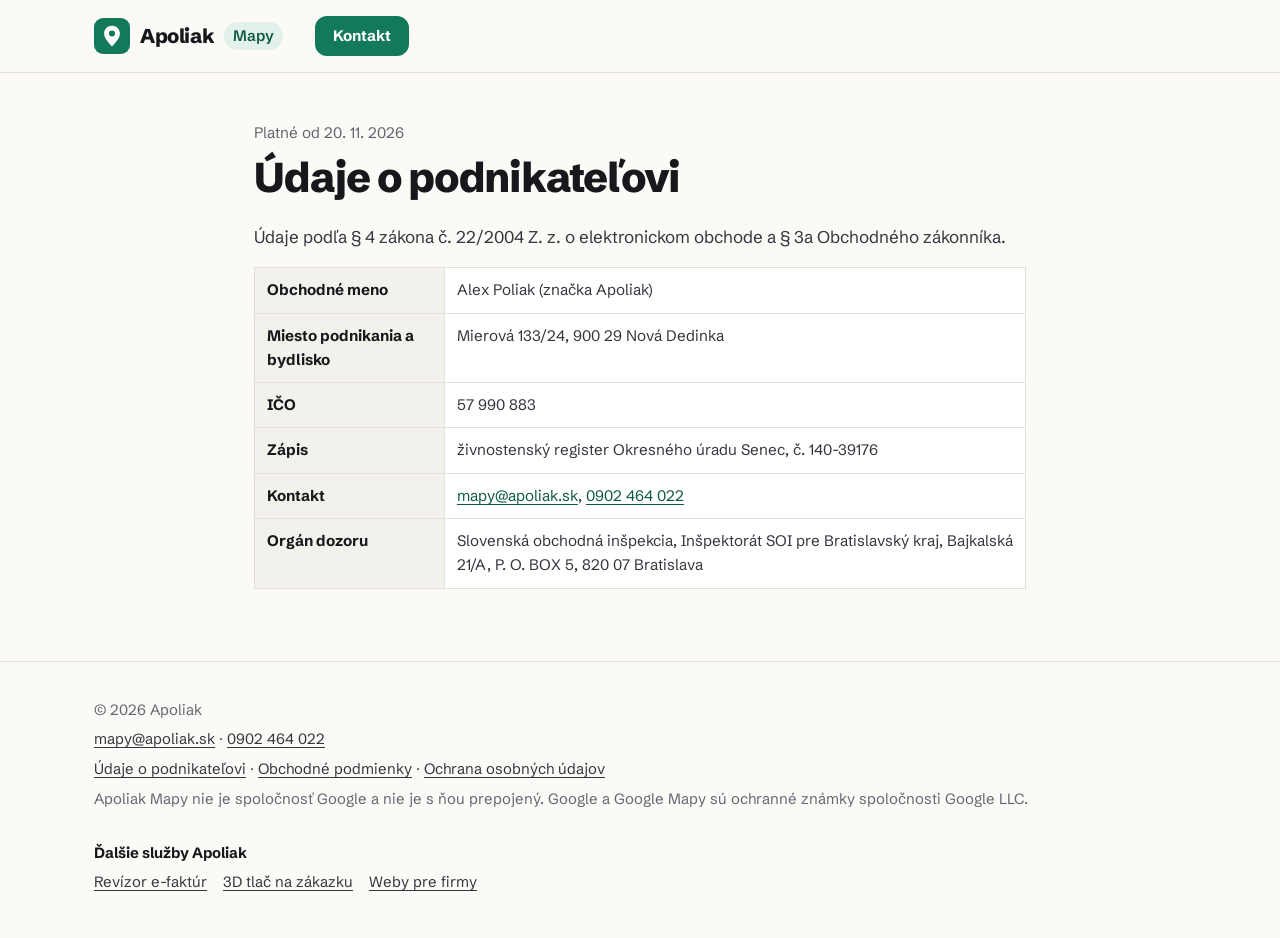
<file: udaje-o-podnikatelovi.html>
<!doctype html>
<html lang="sk">
<head>
  <meta charset="utf-8">
  <meta http-equiv="Content-Security-Policy" content="default-src 'self'; script-src 'self'; style-src 'self' 'unsafe-inline'; img-src 'self' data:; font-src 'self'; connect-src 'self'; form-action 'self'; base-uri 'self'; object-src 'none'">
  <meta name="referrer" content="strict-origin-when-cross-origin">
  <meta name="viewport" content="width=device-width, initial-scale=1, viewport-fit=cover">
  <title>Údaje o podnikateľovi | Apoliak Mapy</title>
  <meta name="description" content="Údaje o podnikateľovi podľa zákona o elektronickom obchode.">
  <meta name="theme-color" content="#fbfaf7">
  <meta name="color-scheme" content="light">
  <meta name="robots" content="noindex">
  <link rel="canonical" href="https://mapy.apoliak.sk/udaje-o-podnikatelovi.html">
  <link rel="icon" href="assets/img/favicon.svg" type="image/svg+xml">
  <link rel="apple-touch-icon" href="assets/img/apple-touch-icon.png">
  <link rel="preload" href="assets/fonts/schibsted-grotesk-latin-wght-normal.woff2" as="font" type="font/woff2" crossorigin>
  <link rel="stylesheet" href="assets/css/style.css">
</head>
<body>
<svg width="0" height="0" style="position:absolute" aria-hidden="true">
  <symbol id="i-check" viewBox="0 0 24 24"><path d="M5 12.5l4.2 4.2L19 7" fill="none" stroke="currentColor" stroke-width="2.6" stroke-linecap="round" stroke-linejoin="round"/></symbol>
  <symbol id="i-warn" viewBox="0 0 24 24"><path d="M12 4l9 16H3z" fill="none" stroke="currentColor" stroke-width="2.2" stroke-linejoin="round"/><path d="M12 10v4.5M12 17.2v.3" stroke="currentColor" stroke-width="2.2" stroke-linecap="round"/></symbol>
  <symbol id="i-mail" viewBox="0 0 24 24"><rect x="3" y="5.5" width="18" height="13" rx="2.5" fill="none" stroke="currentColor" stroke-width="2"/><path d="M4 7.5l8 6 8-6" fill="none" stroke="currentColor" stroke-width="2" stroke-linejoin="round"/></symbol>
  <symbol id="i-phone" viewBox="0 0 24 24"><path d="M6.6 3.5h3l1.5 4-2 1.3a11 11 0 005.1 5.1l1.3-2 4 1.5v3a2 2 0 01-2.2 2A16.5 16.5 0 014.6 5.7a2 2 0 012-2.2z" fill="none" stroke="currentColor" stroke-width="2" stroke-linejoin="round"/></symbol>
  <symbol id="i-download" viewBox="0 0 24 24"><path d="M12 4v11m0 0l-4.5-4.5M12 15l4.5-4.5M5 19.5h14" fill="none" stroke="currentColor" stroke-width="2.2" stroke-linecap="round" stroke-linejoin="round"/></symbol>
</svg>
  <a class="skip-link" href="#obsah">Preskočiť na obsah</a>
  <header class="site-header">
    <div class="wrap header-inner">
      <a class="logo" href="./" aria-label="Apoliak Mapy – úvod"><svg class="logo-mark" viewBox="0 0 40 40" aria-hidden="true"><rect width="40" height="40" rx="10" fill="#13795b"/><path d="M20 8.5c-5 0-8.8 3.8-8.8 8.7 0 6.3 8.8 14.3 8.8 14.3s8.8-8 8.8-14.3c0-4.9-3.8-8.7-8.8-8.7z" fill="#fff"/><circle cx="20" cy="17.2" r="3.4" fill="#13795b"/></svg>Apoliak <span class="logo-tag">Mapy</span></a>
      
      <a class="btn btn--small" href="./#kontakt">Kontakt</a>
    </div>
  </header>
  <main id="obsah" class="legal">
    <div class="wrap legal-inner">
      <p class="meta">Platné od 20. 11. 2026</p>
      <h1>Údaje o podnikateľovi</h1>
      <p>Údaje podľa § 4 zákona č. 22/2004 Z.&nbsp;z. o&nbsp;elektronickom obchode a § 3a Obchodného zákonníka.</p>
      <div class="table-scroll"><table class="legal-table"><tbody><tr><th scope="row">Obchodné meno</th><td>Alex Poliak (značka Apoliak)</td></tr><tr><th scope="row">Miesto podnikania a bydlisko</th><td>Mierová 133/24, 900 29 Nová Dedinka</td></tr><tr><th scope="row">IČO</th><td>57&nbsp;990&nbsp;883</td></tr><tr><th scope="row">Zápis</th><td>živnostenský register Okresného úradu Senec, č. 140-39176</td></tr><tr><th scope="row">Kontakt</th><td><a href="mailto:mapy@apoliak.sk">mapy@apoliak.sk</a>, <a href="tel:+421902464022">0902&nbsp;464&nbsp;022</a></td></tr><tr><th scope="row">Orgán dozoru</th><td>Slovenská obchodná inšpekcia, Inšpektorát SOI pre Bratislavský kraj, Bajkalská 21/A, P. O. BOX 5, 820 07 Bratislava</td></tr></tbody></table></div>
    </div>
  </main>

  <footer class="site-footer">
    <div class="wrap footer-grid">
      <div>
        <p>© <span data-year>2026</span> Apoliak</p>
        <p><a href="mailto:mapy@apoliak.sk">mapy@apoliak.sk</a> · <a href="tel:+421902464022">0902 464 022</a></p>
        <p><a href="udaje-o-podnikatelovi.html">Údaje o podnikateľovi</a> · <a href="obchodne-podmienky.html">Obchodné podmienky</a> · <a href="ochrana-osobnych-udajov.html">Ochrana osobných údajov</a></p>
        <p>Apoliak Mapy nie je spoločnosť Google a&nbsp;nie je s&nbsp;ňou prepojený. Google a&nbsp;Google Mapy sú ochranné známky spoločnosti Google LLC.</p>
      </div>
      <div class="footer-more">
        <p><strong>Ďalšie služby Apoliak</strong></p>
        <ul><li><a href="https://efaktury.apoliak.sk/">Revízor e-faktúr</a></li><li><a href="https://3d.apoliak.sk/">3D tlač na zákazku</a></li><li><a href="https://apoliak.online/">Weby pre firmy</a></li></ul>
      </div>
    </div>
  </footer>
  <script src="assets/js/main.js" defer></script>
</body>
</html>
</file>
<file: assets/css/style.css>
:root { --accent: #13795b; --accent-ink: #0e5a44; --accent-soft: #e2f2ea; }

/* ============================================================
   Spoločné štýly webov na subdoménach apoliak.sk
   (efaktury.apoliak.sk, mapy.apoliak.sk, 3d.apoliak.sk).
   Farby značky a písmo sú rovnaké ako na apoliak.online, každý web
   má len vlastnú farbu --accent (doplní ju nastroje/postav.py).
   Jedna svetlá téma, nič sa nenačítava z cudzieho servera,
   nič sa pri načítaní neskrýva ani nenabieha.
   ============================================================ */

@font-face {
  font-family: "Schibsted Grotesk";
  font-style: normal;
  font-display: swap;
  font-weight: 400 900;
  src: url("../fonts/schibsted-grotesk-latin-ext-wght-normal.woff2") format("woff2");
  unicode-range: U+0100-02BA, U+02BD-02C5, U+02C7-02CC, U+02CE-02D7, U+02DD-02FF, U+0304, U+0308, U+0329, U+1D00-1DBF, U+1E00-1E9F, U+1EF2-1EFF, U+2020, U+20A0-20AB, U+20AD-20C0, U+2113, U+2C60-2C7F, U+A720-A7FF;
}
@font-face {
  font-family: "Schibsted Grotesk";
  font-style: normal;
  font-display: swap;
  font-weight: 400 900;
  src: url("../fonts/schibsted-grotesk-latin-wght-normal.woff2") format("woff2");
  unicode-range: U+0000-00FF, U+0131, U+0152-0153, U+02BB-02BC, U+02C6, U+02DA, U+02DC, U+0304, U+0308, U+0329, U+2000-206F, U+20AC, U+2122, U+2191, U+2193, U+2212, U+2215, U+FEFF, U+FFFD;
}

:root {
  --paper: #fbfaf7;
  --paper-2: #f3f1eb;
  --white: #ffffff;
  --ink: #16181b;
  --text: #33373d;
  --muted: #62676f;
  --line: #e4e1d9;
  --line-2: #cfcbc0;
  --yellow: #ffd23f;
  --ok: #1f7a4d;
  --warn: #b4541a;
  --shadow: 0 1px 2px rgba(22, 24, 27, .06), 0 10px 28px rgba(22, 24, 27, .08);
  --radius: 14px;
  --font: "Schibsted Grotesk", "Segoe UI", system-ui, -apple-system, Roboto, Arial, sans-serif;
  /* --accent, --accent-ink a --accent-soft dopĺňa postav.py podľa webu */
}

*, *::before, *::after { box-sizing: border-box; }
html { -webkit-text-size-adjust: 100%; text-size-adjust: 100%; }
body {
  margin: 0;
  background: var(--paper);
  color: var(--text);
  font-family: var(--font);
  font-size: 1.0625rem;
  line-height: 1.6;
}
img, svg { display: block; max-width: 100%; }
a { color: var(--accent-ink); text-underline-offset: .18em; }
a:hover { text-decoration-thickness: 2px; }
h1, h2, h3 { color: var(--ink); line-height: 1.15; letter-spacing: -0.02em; margin: 0 0 .5em; }
h1 { font-size: clamp(2.1rem, 5.2vw, 3.6rem); font-weight: 800; letter-spacing: -0.03em; }
h2 { font-size: clamp(1.6rem, 3.4vw, 2.35rem); font-weight: 800; }
h3 { font-size: 1.2rem; font-weight: 700; }
p { margin: 0 0 1em; }
strong { color: var(--ink); }
.nb { white-space: nowrap; }
.icon { width: 1.15em; height: 1.15em; flex: none; }
.sr { position: absolute; width: 1px; height: 1px; overflow: hidden; clip: rect(0 0 0 0); white-space: nowrap; }

.wrap { width: 100%; max-width: 1140px; margin: 0 auto; padding: 0 24px; }

.skip-link { position: absolute; left: -999px; top: 8px; background: var(--ink); color: #fff; padding: 8px 14px; border-radius: 8px; z-index: 10; }
.skip-link:focus { left: 8px; }
:focus-visible { outline: 3px solid var(--accent); outline-offset: 3px; border-radius: 4px; }

/* ---------- hlavička ---------- */
.site-header { border-bottom: 1px solid var(--line); background: var(--paper); }
.header-inner { display: flex; align-items: center; gap: 24px; min-height: 72px; }
.logo { display: inline-flex; align-items: center; gap: 10px; color: var(--ink); text-decoration: none; font-weight: 800; font-size: 1.25rem; letter-spacing: -0.02em; }
.logo-mark { width: 36px; height: 36px; flex: none; }
.logo-tag { font-weight: 600; font-size: .95rem; color: var(--accent-ink); background: var(--accent-soft); padding: 2px 9px; border-radius: 999px; letter-spacing: 0; }
.nav { display: flex; gap: 22px; margin-left: auto; }
.nav a { color: var(--text); text-decoration: none; font-weight: 500; }
.nav a:hover { color: var(--ink); text-decoration: underline; }
.header-inner .btn { margin-left: 8px; }

/* ---------- tlačidlá ---------- */
.btn {
  display: inline-flex; align-items: center; justify-content: center; gap: 8px;
  min-height: 48px; padding: 0 22px; border-radius: 12px;
  background: var(--accent); color: #fff; font-weight: 700; text-decoration: none;
  border: 2px solid var(--accent); font-size: 1rem; line-height: 1.2; text-align: center;
}
.btn:hover { background: var(--accent-ink); border-color: var(--accent-ink); text-decoration: none; }
.btn--ghost { background: transparent; color: var(--ink); border-color: var(--line-2); }
.btn--ghost:hover { background: var(--white); color: var(--ink); border-color: var(--ink); }
.btn--small { min-height: 40px; padding: 0 16px; font-size: .95rem; }

/* ---------- úvod ---------- */
.hero { padding: 64px 0 56px; }
.hero-grid { display: grid; grid-template-columns: minmax(0, 1.08fr) minmax(0, .92fr); gap: 56px; align-items: center; }
.eyebrow { display: inline-block; font-weight: 700; font-size: .9rem; letter-spacing: .04em; text-transform: uppercase; color: var(--accent-ink); margin-bottom: 14px; }
.lead { font-size: 1.2rem; color: var(--text); max-width: 36em; }
.cta-row { display: flex; flex-wrap: wrap; gap: 12px; margin: 28px 0 22px; }
.facts { list-style: none; padding: 0; margin: 0; display: flex; flex-wrap: wrap; gap: 8px 22px; color: var(--muted); font-size: .97rem; }
.facts li { display: inline-flex; align-items: center; gap: 7px; }
.facts .icon { color: var(--ok); }

.panel { background: var(--white); border: 1px solid var(--line); border-radius: 18px; box-shadow: var(--shadow); padding: 26px; }
.panel-head { display: flex; flex-wrap: wrap; justify-content: space-between; align-items: baseline; gap: 4px 12px; border-bottom: 1px solid var(--line); padding-bottom: 14px; margin-bottom: 6px; }
.panel-title { font-weight: 800; color: var(--ink); font-size: 1.08rem; }
.panel-sub { color: var(--muted); font-size: .9rem; }
.rows { list-style: none; margin: 0; padding: 0; }
.rows li { display: flex; gap: 12px; align-items: flex-start; padding: 12px 0; border-bottom: 1px dashed var(--line); }
.rows li:last-child { border-bottom: 0; }
.rows .icon { margin-top: .2em; }
.rows .is-ok .icon { color: var(--ok); }
.rows .is-warn .icon { color: var(--warn); }
.rows small { display: block; color: var(--muted); font-size: .88rem; }
.panel-foot { margin-top: 14px; padding: 12px 14px; border-radius: 10px; background: var(--accent-soft); color: var(--ink); font-size: .95rem; }

/* XML → čitateľná faktúra (efaktury) */
.xml { margin: 12px 0 0; padding: 12px 14px; background: #1b1f24; color: #c9d4e3; border-radius: 10px; font: 12.5px/1.55 ui-monospace, "Cascadia Mono", Consolas, monospace; white-space: pre-wrap; overflow-wrap: anywhere; }
.arrow { display: flex; align-items: center; gap: 10px; margin: 14px 0 2px; color: var(--accent-ink); font-weight: 800; font-size: .95rem; }
.arrow::before, .arrow::after { content: ""; flex: 1; height: 1px; background: var(--line-2); }

/* ---------- sekcie ---------- */
.section { padding: 72px 0; }
.section--alt { background: var(--paper-2); border-top: 1px solid var(--line); border-bottom: 1px solid var(--line); }
.section-head { max-width: 46em; margin-bottom: 36px; }
.section-head p { color: var(--text); font-size: 1.1rem; }

.cards { display: grid; grid-template-columns: repeat(3, minmax(0, 1fr)); gap: 20px; }
.cards--2 { grid-template-columns: repeat(2, minmax(0, 1fr)); }
.cards--4 { grid-template-columns: repeat(4, minmax(0, 1fr)); }
.card { background: var(--white); border: 1px solid var(--line); border-radius: var(--radius); padding: 24px; }
.card p:last-child { margin-bottom: 0; }
.card--big { padding: 30px; display: flex; flex-direction: column; }
.card--big h3 { font-size: 1.45rem; }
.card--big .checks { margin: 16px 0 20px; }
.card-price { margin: auto 0 0; padding-top: 16px; border-top: 1px solid var(--line); color: var(--muted); }
.card-price strong { font-size: 1.3rem; }
.card-num { display: inline-grid; place-items: center; width: 38px; height: 38px; border-radius: 10px; background: var(--accent-soft); color: var(--accent-ink); font-weight: 800; margin-bottom: 14px; }

.steps { list-style: none; counter-reset: krok; padding: 0; margin: 0; display: grid; grid-template-columns: repeat(4, minmax(0, 1fr)); gap: 20px; }
.steps li { counter-increment: krok; background: var(--white); border: 1px solid var(--line); border-radius: var(--radius); padding: 24px; }
.steps li::before { content: counter(krok); display: inline-grid; place-items: center; width: 38px; height: 38px; border-radius: 50%; background: var(--accent); color: #fff; font-weight: 800; margin-bottom: 14px; }
.steps p { margin: 0; }

.callout { display: flex; gap: 16px; align-items: flex-start; background: var(--white); border: 1px solid var(--line); border-left: 6px solid var(--yellow); border-radius: var(--radius); padding: 22px 24px; margin-top: 28px; }
.callout h3 { margin-bottom: .3em; }
.callout p:last-child { margin-bottom: 0; }

/* ---------- cenník ---------- */
.prices { display: grid; grid-template-columns: repeat(auto-fit, minmax(260px, 1fr)); gap: 20px; align-items: stretch; }
.price { display: flex; flex-direction: column; background: var(--white); border: 1px solid var(--line); border-radius: 18px; padding: 28px; }
.price--main { border: 2px solid var(--accent); box-shadow: var(--shadow); }
.price-name { font-weight: 800; color: var(--ink); font-size: 1.15rem; margin-bottom: 6px; }
.price-amount { font-size: 2.5rem; font-weight: 800; color: var(--ink); line-height: 1.1; letter-spacing: -0.03em; }
.price-unit { font-size: 1rem; font-weight: 600; color: var(--muted); letter-spacing: 0; }
.price-note { color: var(--muted); font-size: .95rem; margin: 6px 0 18px; }
.checks { list-style: none; padding: 0; margin: 0 0 24px; display: grid; gap: 10px; }
.checks li { display: flex; gap: 10px; align-items: flex-start; }
.checks .icon { color: var(--ok); margin-top: .22em; }
.price .btn { margin-top: auto; }
.prices-after { margin-top: 22px; color: var(--muted); font-size: .97rem; max-width: 52em; }

/* ---------- ukážka a sťahovanie ---------- */
.demo { display: grid; grid-template-columns: minmax(0, 1fr) minmax(0, 1fr); gap: 40px; align-items: center; }
.files { list-style: none; padding: 0; margin: 0; display: grid; gap: 10px; }
.files a { display: flex; justify-content: space-between; gap: 12px; align-items: center; background: var(--white); border: 1px solid var(--line); border-radius: 12px; padding: 14px 16px; color: var(--ink); text-decoration: none; font-weight: 600; }
.files a:hover { border-color: var(--accent); }
.files span { color: var(--muted); font-weight: 500; font-size: .9rem; white-space: nowrap; }

/* ---------- otázky ---------- */
.faq { display: grid; gap: 12px; max-width: 52em; }
.faq details { background: var(--white); border: 1px solid var(--line); border-radius: 12px; padding: 0 20px; }
.faq summary { cursor: pointer; font-weight: 700; color: var(--ink); padding: 18px 0; list-style: none; display: flex; justify-content: space-between; gap: 16px; }
.faq summary::-webkit-details-marker { display: none; }
.faq summary::after { content: "+"; font-size: 1.4rem; line-height: 1; color: var(--accent-ink); }
.faq details[open] summary::after { content: "–"; }
.faq details > div { padding: 0 0 18px; }
.faq details > div p:last-child { margin-bottom: 0; }

/* ---------- kontakt ---------- */
.contact { display: grid; grid-template-columns: minmax(0, 1.1fr) minmax(0, .9fr); gap: 40px; align-items: start; }
.contact-box { background: var(--white); border: 1px solid var(--line); border-radius: 18px; padding: 28px; box-shadow: var(--shadow); display: grid; gap: 14px; }
.contact-line { display: flex; gap: 12px; align-items: center; font-size: 1.15rem; font-weight: 700; color: var(--ink); text-decoration: none; }
.contact-line .icon { color: var(--accent-ink); width: 1.4em; height: 1.4em; }
.contact-line:hover { text-decoration: underline; }
.contact-box .btn { width: 100%; }
.small { font-size: .92rem; color: var(--muted); }

/* ---------- pätička ---------- */
.site-footer { border-top: 1px solid var(--line); padding: 36px 0 44px; color: var(--muted); font-size: .93rem; }
.footer-grid { display: flex; flex-wrap: wrap; justify-content: space-between; gap: 24px; }
.footer-grid p { margin: 0 0 .4em; }
.site-footer a { color: var(--text); }
.footer-more { max-width: 30em; }
.footer-more ul { list-style: none; padding: 0; margin: .4em 0 0; display: flex; flex-wrap: wrap; gap: 6px 16px; }

/* ---------- právne stránky ---------- */
.legal { padding: 48px 0 72px; }
.legal-inner { max-width: 820px; }
.legal h1 { font-size: clamp(1.9rem, 4vw, 2.6rem); }
.legal h2 { font-size: 1.3rem; margin-top: 2em; }
.legal ol, .legal ul { padding-left: 1.4em; }
.legal li { margin-bottom: .55em; }
.legal .meta { color: var(--muted); font-size: .95rem; margin-bottom: .6em; }
.table-scroll { overflow-x: auto; }
.legal-table { width: 100%; border-collapse: collapse; font-size: .95rem; background: var(--white); }
.legal-table th, .legal-table td { border: 1px solid var(--line); padding: 10px 12px; text-align: left; vertical-align: top; }
.legal-table th { background: var(--paper-2); color: var(--ink); }

/* ---------- 404 ---------- */
.notfound { padding: 96px 0; text-align: center; }
.notfound p { color: var(--muted); }

/* ---------- mobil ---------- */
@media (max-width: 960px) {
  .hero-grid, .demo, .contact { grid-template-columns: 1fr; gap: 36px; }
  .cards, .cards--4 { grid-template-columns: repeat(2, minmax(0, 1fr)); }
  .steps { grid-template-columns: repeat(2, minmax(0, 1fr)); }
  .nav { display: none; }
  .header-inner .btn { margin-left: auto; }
}
@media (max-width: 620px) {
  .wrap { padding: 0 16px; }
  body { font-size: 1rem; }
  .hero { padding: 40px 0 44px; }
  .section { padding: 52px 0; }
  .cards, .cards--2, .cards--4, .steps { grid-template-columns: 1fr; }
  .lead { font-size: 1.08rem; }
  .cta-row .btn { flex: 1 1 100%; }
  .logo-tag { display: none; }
  .callout { flex-direction: column; }
  .legal-table thead { display: none; }
  .legal-table, .legal-table tbody, .legal-table tr, .legal-table td { display: block; width: 100%; }
  .legal-table tr { border: 1px solid var(--line); margin-bottom: 10px; }
  .legal-table td { border: 0; border-bottom: 1px dashed var(--line); }
  .legal-table td::before { content: attr(data-label); display: block; font-weight: 700; color: var(--ink); font-size: .85rem; }
}
@media print {
  .site-header .btn, .skip-link, .cta-row { display: none; }
}
</file>
